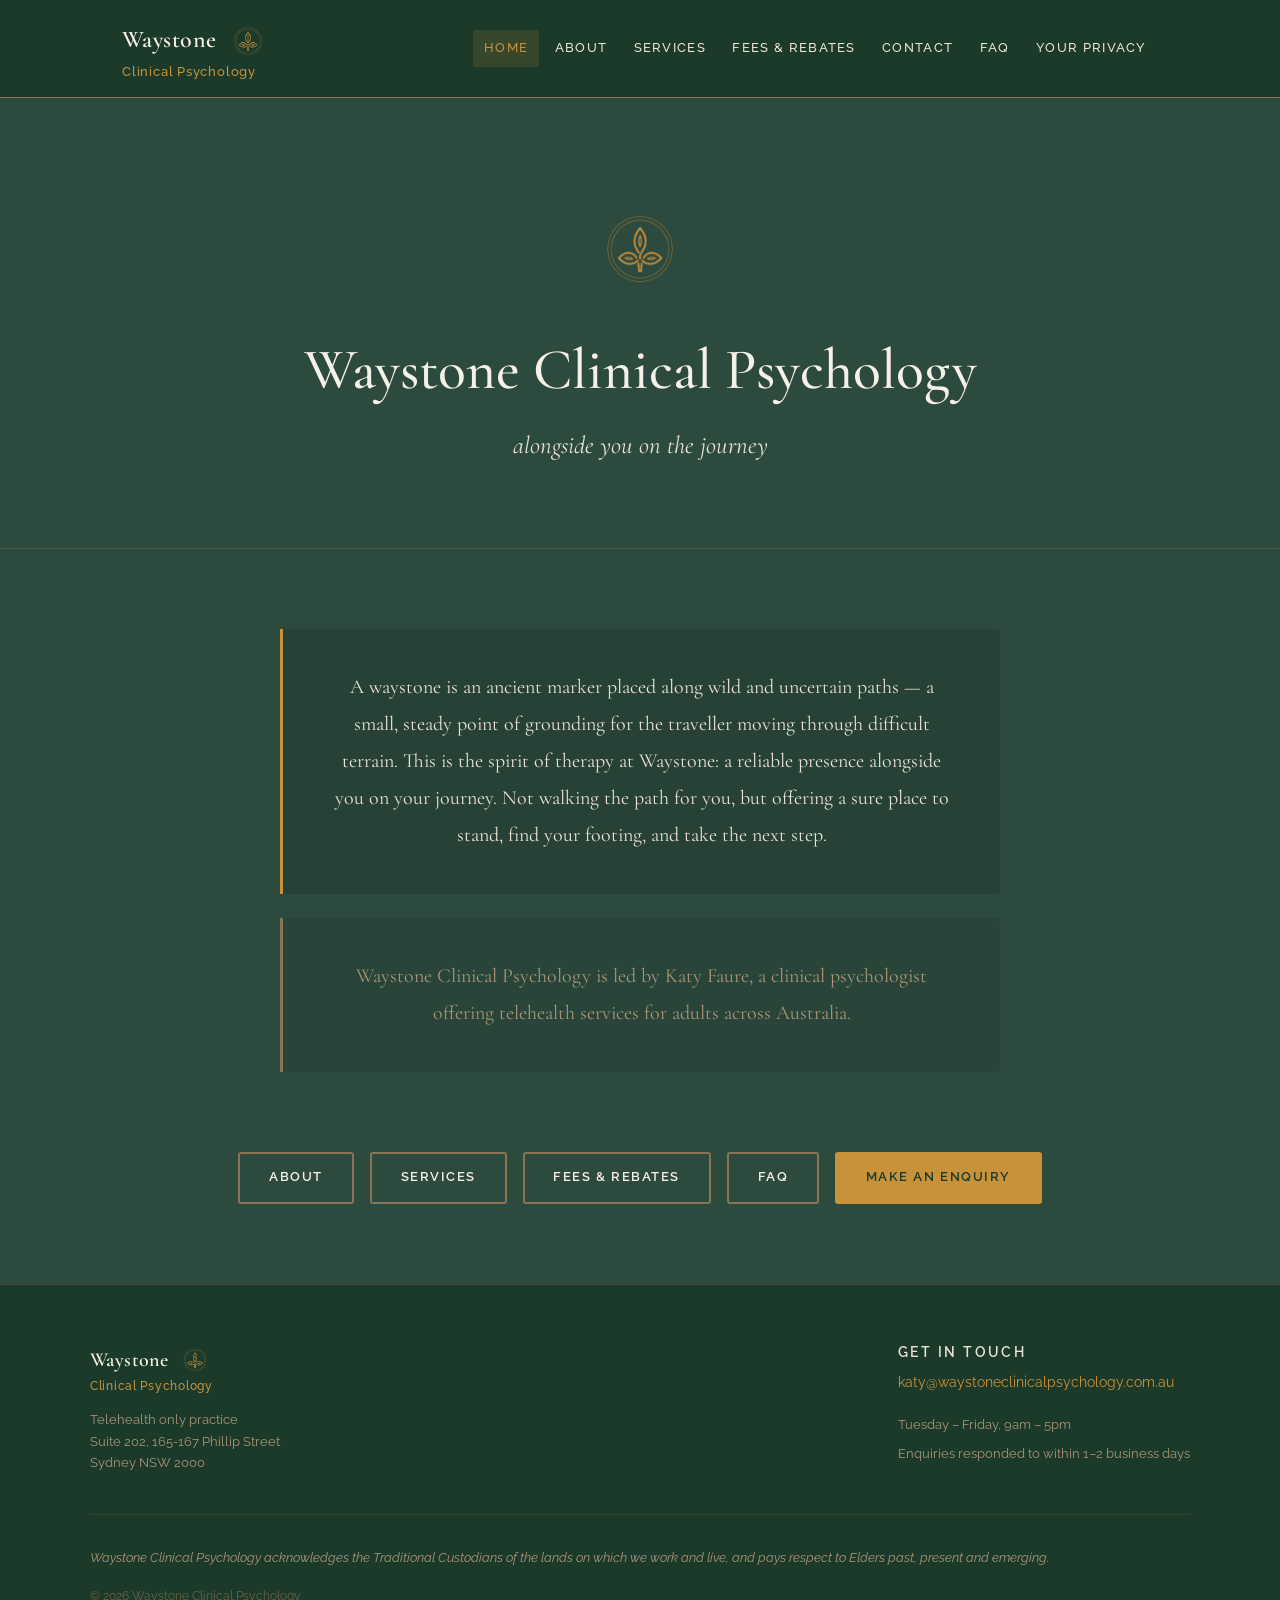
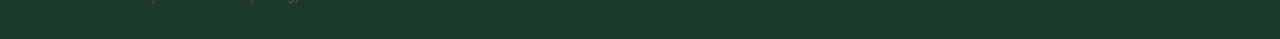
<file: index.html>
<!DOCTYPE html>
<html lang="en">
<head>
  <meta charset="UTF-8">
  <meta name="viewport" content="width=device-width, initial-scale=1.0">
  <meta name="description" content="Katy Faure is a clinical psychologist offering telehealth psychology services for adults across Australia through Waystone Clinical Psychology. Specialising in trauma, EMDR, Schema Therapy, identity, shame, relationships, anxiety, depression, and complex presentations.">
  <meta name="keywords" content="Katy Faure, clinical psychologist, Waystone Clinical Psychology, telehealth psychology Australia, online psychologist Australia, telehealth psychologist, trauma therapy, EMDR therapy, Schema Therapy, IFS therapy, ACT therapy, CBT, DBT, anxiety treatment, depression treatment, trauma treatment, complex trauma, PTSD, shame therapy, identity therapy, relationship therapy, gender affirming psychology, WPATH assessment, sexuality psychology, adult psychology, psychologist telehealth, psychology Medicare rebate, Better Access psychology">
  <title>Waystone Clinical Psychology — Home</title>
  <link rel="icon" type="image/x-icon" href="favicon.ico">
  <link rel="icon" type="image/png" href="waystone-logo.png">
  <link rel="apple-touch-icon" href="waystone-logo.png">
  <link rel="canonical" href="https://waystoneclinicalpsychology.com.au/">
  <link rel="stylesheet" href="style.css">
  <script type="application/ld+json">
  {
    "@context": "https://schema.org",
    "@type": "Person",
    "name": "Katy Faure",
    "jobTitle": "Clinical Psychologist",
    "worksFor": {
      "@type": "Organization",
      "name": "Waystone Clinical Psychology"
    },
    "url": "https://waystoneclinicalpsychology.com.au",
    "image": "https://waystoneclinicalpsychology.com.au/waystone_headshot_v3_circle.jpg"
  }
  </script>
  <link rel="preconnect" href="https://fonts.googleapis.com">
  <link rel="preconnect" href="https://fonts.gstatic.com" crossorigin>
  <link href="https://fonts.googleapis.com/css2?family=Cormorant+Garamond:ital,wght@0,300;0,400;0,500;0,600;1,300;1,400;1,500&family=Raleway:wght@300;400;500;600&display=swap" rel="stylesheet">
</head>
<body>

  <div id="site-header-placeholder"></div>

  <main>

    <!-- ── Hero ── -->
    <section class="hero">
      <div class="container">
        <img src="waystone-logo.png" alt="Waystone Clinical Psychology" class="hero__logo fade-in">
        <h1 class="hero__title fade-in fade-in--delay-1">Waystone Clinical Psychology</h1>
        <p class="hero__tagline fade-in fade-in--delay-2"><em>alongside you on the journey</em></p>
      </div>
    </section>

    <!-- ── Definition Block ── -->
    <section class="section text-center">
      <div class="container">

        <div class="definition-block fade-in">
          <p>A waystone is an ancient marker placed along wild and uncertain paths — a small, steady point of grounding for the traveller moving through difficult terrain. This is the spirit of therapy at Waystone: a reliable presence alongside you on your journey. Not walking the path for you, but offering a sure place to stand, find your footing, and take the next step.</p>
        </div>

        <div class="definition-block definition-block--sub fade-in fade-in--delay-1">
          <p>Waystone Clinical Psychology is led by Katy Faure, a clinical psychologist offering telehealth services for adults across Australia.</p>
        </div>

        <!-- Nav Buttons -->
        <div class="nav-buttons fade-in fade-in--delay-2">
          <a href="about.html"    class="btn btn--outline">About</a>
          <a href="services.html" class="btn btn--outline">Services</a>
          <a href="fees.html"     class="btn btn--outline">Fees &amp; Rebates</a>
          <a href="faq.html"      class="btn btn--outline">FAQ</a>
          <a href="contact.html"  class="btn btn--primary">Make an Enquiry</a>
        </div>

      </div>
    </section>

  </main>

  <div id="site-footer-placeholder"></div>

  <script src="nav.js"></script>
</body>
</html>
</file>
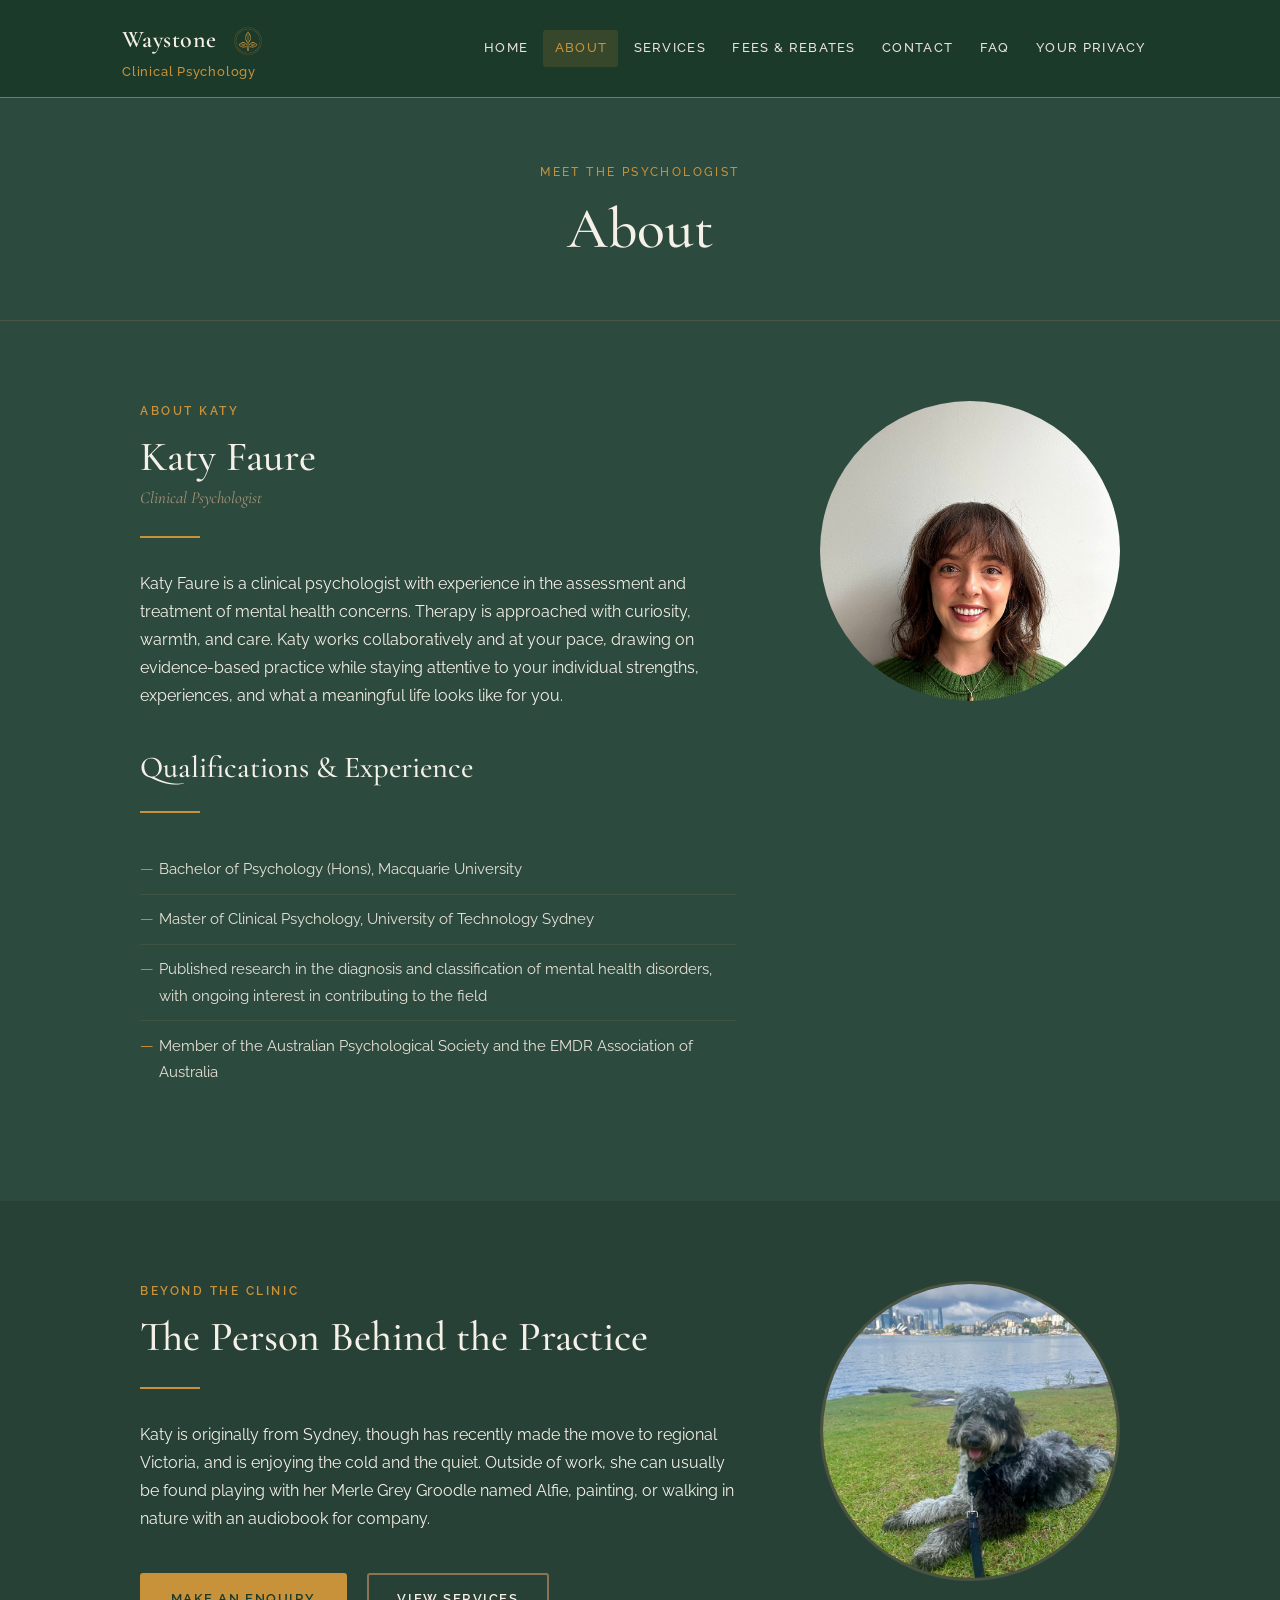
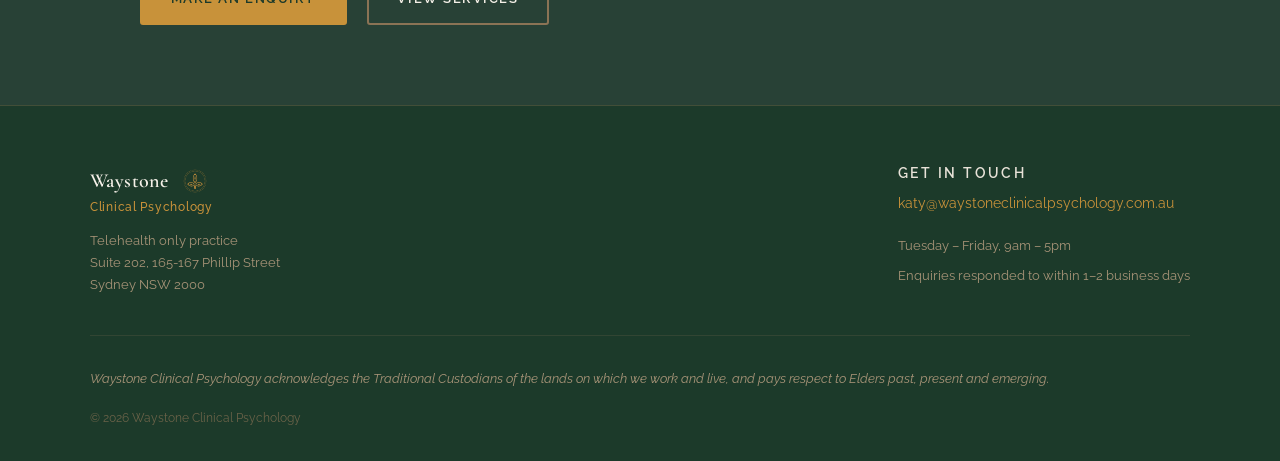
<file: about.html>
<!DOCTYPE html>
<html lang="en">
<head>
  <meta charset="UTF-8">
  <meta name="viewport" content="width=device-width, initial-scale=1.0">
  <meta name="description" content="Katy Faure is a clinical psychologist offering telehealth psychology services for adults across Australia through Waystone Clinical Psychology. Specialising in trauma, EMDR, Schema Therapy, identity, shame, relationships, anxiety, depression, and complex presentations.">
  <meta name="keywords" content="Katy Faure, clinical psychologist, Waystone Clinical Psychology, telehealth psychology Australia, online psychologist Australia, telehealth psychologist, trauma therapy, EMDR therapy, Schema Therapy, IFS therapy, ACT therapy, CBT, DBT, anxiety treatment, depression treatment, trauma treatment, complex trauma, PTSD, shame therapy, identity therapy, relationship therapy, gender affirming psychology, WPATH assessment, sexuality psychology, adult psychology, psychologist telehealth, psychology Medicare rebate, Better Access psychology">
  <title>About — Waystone Clinical Psychology</title>
  <link rel="icon" type="image/x-icon" href="favicon.ico">
  <link rel="icon" type="image/png" href="waystone-logo.png">
  <link rel="apple-touch-icon" href="waystone-logo.png">
  <link rel="canonical" href="https://waystoneclinicalpsychology.com.au/about.html">
  <link rel="stylesheet" href="style.css">
  <link rel="preconnect" href="https://fonts.googleapis.com">
  <link rel="preconnect" href="https://fonts.gstatic.com" crossorigin>
  <link href="https://fonts.googleapis.com/css2?family=Cormorant+Garamond:ital,wght@0,300;0,400;0,500;0,600;1,300;1,400;1,500&family=Raleway:wght@300;400;500;600&display=swap" rel="stylesheet">
</head>
<body>

  <div id="site-header-placeholder"></div>

  <main>

    <!-- ── Page Header ── -->
    <section class="page-header">
      <div class="container">
        <p class="page-header__label">Meet the psychologist</p>
        <h1>About</h1>
      </div>
    </section>

    <!-- ── Section 1: About Katy ── -->
    <section class="section">
      <div class="container">
        <div class="about-grid">

          <!-- Text -->
          <div>
            <p class="section__label">About Katy</p>
            <h2>Katy Faure</h2>
            <p style="font-family:'Cormorant Garamond',serif;font-size:1.05rem;font-style:italic;color:var(--stone-light);margin-bottom:1.5rem;">Clinical Psychologist</p>
            <div class="divider"></div>

            <p>Katy Faure is a clinical psychologist with experience in the assessment and treatment of mental health concerns. Therapy is approached with curiosity, warmth, and care. Katy works collaboratively and at your pace, drawing on evidence-based practice while staying attentive to your individual strengths, experiences, and what a meaningful life looks like for you.</p>

            <h3 style="margin-top:2.5rem;margin-bottom:0.5rem;">Qualifications &amp; Experience</h3>
            <div class="divider"></div>

            <ul class="qualifications-list">
              <li>Bachelor of Psychology (Hons), Macquarie University</li>
              <li>Master of Clinical Psychology, University of Technology Sydney</li>
              <li>Published research in the diagnosis and classification of mental health disorders, with ongoing interest in contributing to the field</li>
              <li>Member of the Australian Psychological Society and the EMDR Association of Australia</li>
            </ul>

          </div>

          <!-- Katy photo -->
          <div style="display:flex;align-items:center;justify-content:center;overflow:hidden;border-radius:50%;max-width:300px;width:100%;aspect-ratio:1/1;margin:0 auto;">
            <img src="waystone_headshot_v3_circle.jpg" alt="Katy Faure, Clinical Psychologist" class="photo-circle" style="object-fit:cover;object-position:center 25%;transform:scale(1.2);width:100%;height:100%;">
          </div>

        </div>
      </div>
    </section>

    <!-- ── Section 2: The Person ── -->
    <section class="section section--alt">
      <div class="container">
        <div class="about-grid" style="max-width:1000px;margin:0 auto;">

          <!-- Text -->
          <div>
            <p class="section__label">Beyond the clinic</p>
            <h2>The Person Behind the Practice</h2>
            <div class="divider"></div>

            <p>Katy is originally from Sydney, though has recently made the move to regional Victoria, and is enjoying the cold and the quiet. Outside of work, she can usually be found playing with her Merle Grey Groodle named Alfie, painting, or walking in nature with an audiobook for company.</p>

            <div style="margin-top:2.5rem;">
              <a href="contact.html" class="btn btn--primary">Make an Enquiry</a>
              <a href="services.html" class="btn btn--outline" style="margin-left:1rem;">View Services</a>
            </div>
          </div>

          <!-- Alfie photo -->
          <div style="display:flex;align-items:center;justify-content:center;">
            <img src="alfie.jpg" alt="Alfie, Katy's Merle Grey Groodle" class="photo-circle" style="object-position: center 60%;">
          </div>

        </div>
      </div>
    </section>

  </main>

  <div id="site-footer-placeholder"></div>

  <script src="nav.js"></script>
</body>
</html>
</file>
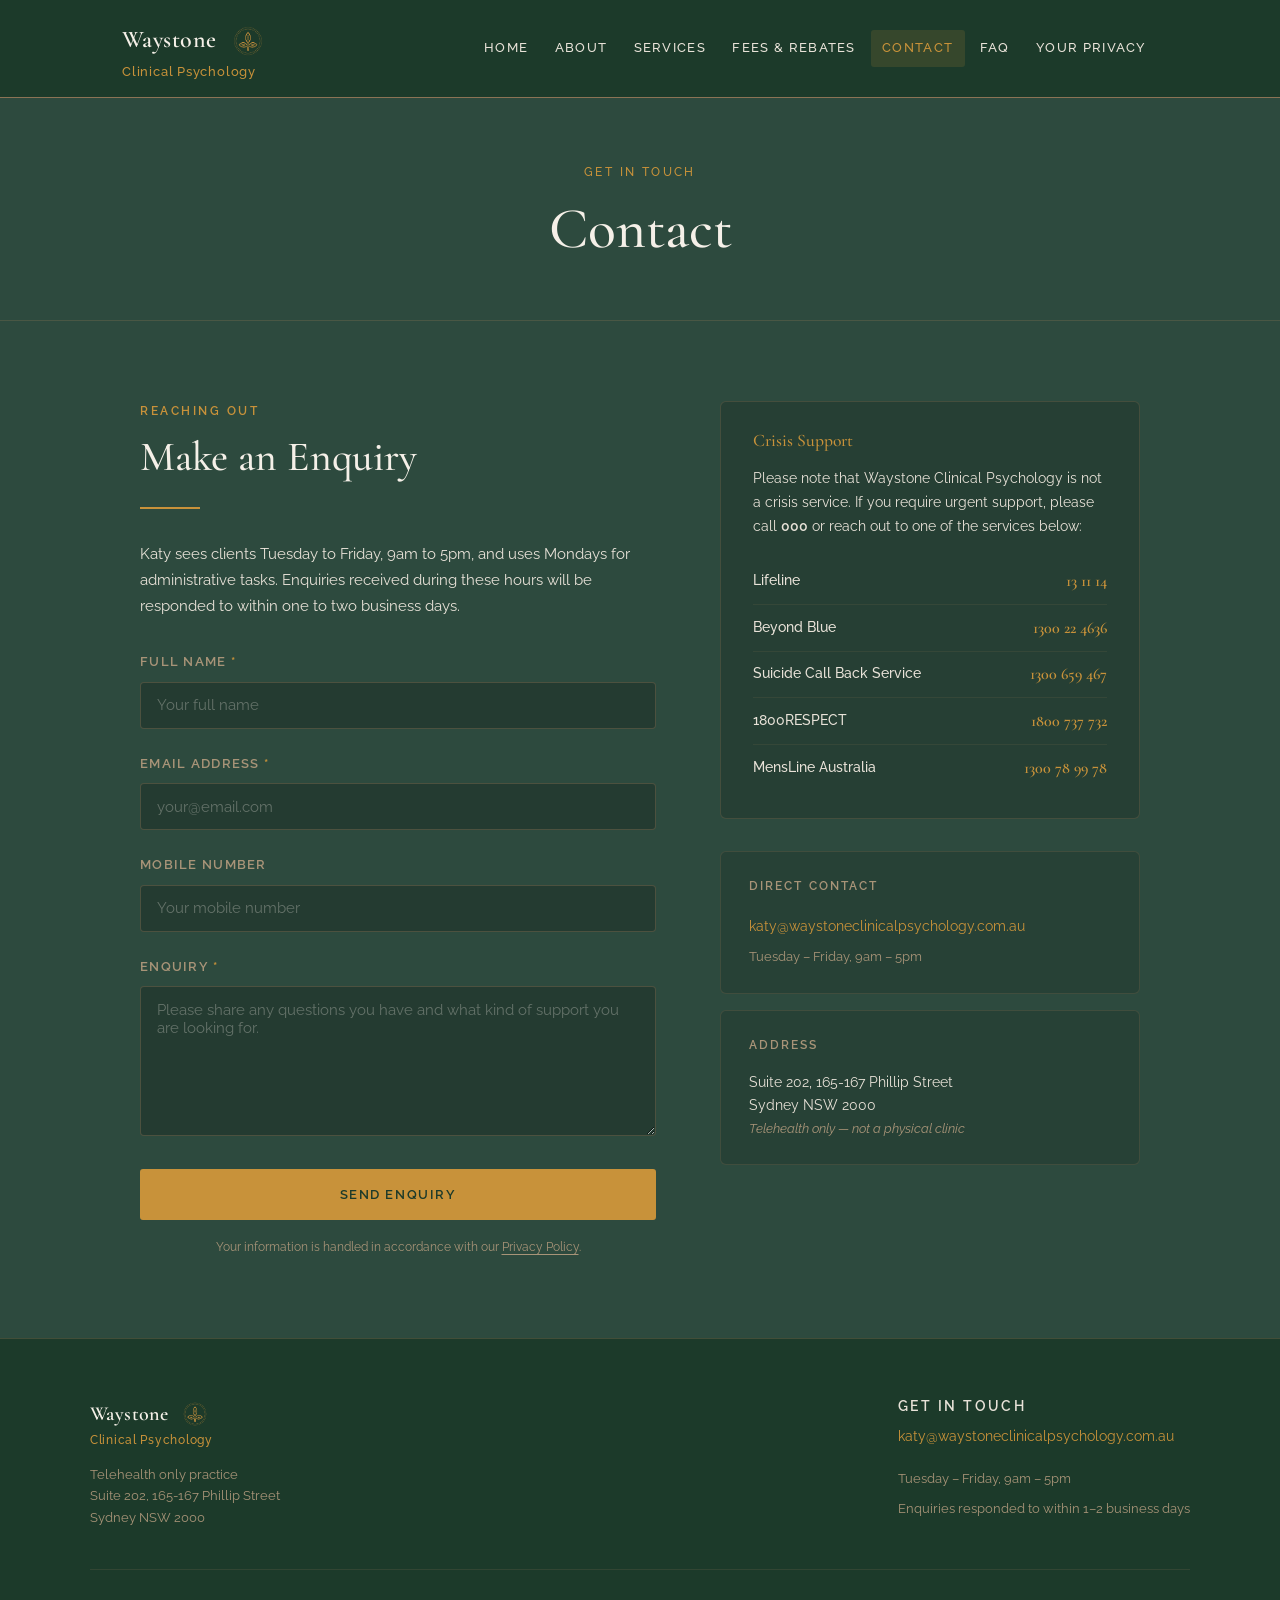
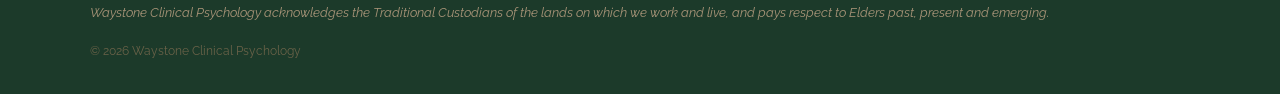
<file: contact.html>
<!DOCTYPE html>
<html lang="en">
<head>
  <meta charset="UTF-8">
  <meta name="viewport" content="width=device-width, initial-scale=1.0">
  <meta name="description" content="Katy Faure is a clinical psychologist offering telehealth psychology services for adults across Australia through Waystone Clinical Psychology. Specialising in trauma, EMDR, Schema Therapy, identity, shame, relationships, anxiety, depression, and complex presentations.">
  <meta name="keywords" content="Katy Faure, clinical psychologist, Waystone Clinical Psychology, telehealth psychology Australia, online psychologist Australia, telehealth psychologist, trauma therapy, EMDR therapy, Schema Therapy, IFS therapy, ACT therapy, CBT, DBT, anxiety treatment, depression treatment, trauma treatment, complex trauma, PTSD, shame therapy, identity therapy, relationship therapy, gender affirming psychology, WPATH assessment, sexuality psychology, adult psychology, psychologist telehealth, psychology Medicare rebate, Better Access psychology">
  <title>Contact — Waystone Clinical Psychology</title>
  <link rel="icon" type="image/x-icon" href="favicon.ico">
  <link rel="icon" type="image/png" href="waystone-logo.png">
  <link rel="apple-touch-icon" href="waystone-logo.png">
  <link rel="canonical" href="https://waystoneclinicalpsychology.com.au/contact.html">
  <link rel="stylesheet" href="style.css">
  <link rel="preconnect" href="https://fonts.googleapis.com">
  <link rel="preconnect" href="https://fonts.gstatic.com" crossorigin>
  <link href="https://fonts.googleapis.com/css2?family=Cormorant+Garamond:ital,wght@0,300;0,400;0,500;0,600;1,300;1,400;1,500&family=Raleway:wght@300;400;500;600&display=swap" rel="stylesheet">
</head>
<body>

  <div id="site-header-placeholder"></div>

  <main>

    <!-- ── Page Header ── -->
    <section class="page-header">
      <div class="container">
        <p class="page-header__label">Get in touch</p>
        <h1>Contact</h1>
      </div>
    </section>

    <!-- ── Contact Body ── -->
    <section class="section">
      <div class="container">
        <div class="contact-grid">

          <!-- Enquiry Form -->
          <div>
            <p class="section__label">Reaching out</p>
            <h2 style="margin-bottom:0.5rem;">Make an Enquiry</h2>
            <div class="divider"></div>

            <p style="font-size:0.93rem;color:var(--cream-dim);margin-bottom:2rem;">Katy sees clients Tuesday to Friday, 9am to 5pm, and uses Mondays for administrative tasks. Enquiries received during these hours will be responded to within one to two business days.</p>

            <!--
              FORM ACTION: Replace with Formspree endpoint for katy@waystoneclinicalpsychology.com.au
              e.g. action="https://formspree.io/f/YOUR_FORM_ID"
            -->
            <form
              action="https://formspree.io/f/mnjlaqol"
              method="POST"
              novalidate
              id="enquiry-form"
            >
              <div class="form-group">
                <label for="name">Full Name <span style="color:var(--ochre)">*</span></label>
                <input
                  type="text"
                  id="name"
                  name="name"
                  placeholder="Your full name"
                  required
                  autocomplete="name"
                >
              </div>

              <div class="form-group">
                <label for="email">Email Address <span style="color:var(--ochre)">*</span></label>
                <input
                  type="email"
                  id="email"
                  name="email"
                  placeholder="your@email.com"
                  required
                  autocomplete="email"
                >
              </div>

              <div class="form-group">
                <label for="mobile">Mobile Number</label>
                <input
                  type="tel"
                  id="mobile"
                  name="mobile"
                  placeholder="Your mobile number"
                  autocomplete="tel"
                >
              </div>

              <div class="form-group">
                <label for="enquiry">Enquiry <span style="color:var(--ochre)">*</span></label>
                <textarea
                  id="enquiry"
                  name="enquiry"
                  placeholder="Please share any questions you have and what kind of support you are looking for."
                  required
                ></textarea>
              </div>

              <!-- Honeypot for spam prevention -->
              <input type="text" name="_gotcha" style="display:none" tabindex="-1" autocomplete="off">
              <input type="hidden" name="_subject" value="New enquiry — Waystone Clinical Psychology">
              <input type="hidden" name="_replyto" value="{{email}}">

              <button type="submit" class="btn btn--primary" style="width:100%;justify-content:center;padding:1rem;">Send Enquiry</button>

              <p style="font-size:0.78rem;color:var(--stone-light);margin-top:1rem;text-align:center;">Your information is handled in accordance with our <a href="privacy.html" style="color:var(--stone-light);text-decoration:underline;text-underline-offset:3px;">Privacy Policy</a>.</p>

            </form>
          </div>

          <!-- Sidebar: Crisis Resources -->
          <div>
            <div class="crisis-box">
              <h3>Crisis Support</h3>
              <p style="font-size:0.85rem;color:var(--cream-dim);margin-bottom:1.25rem;">Please note that Waystone Clinical Psychology is not a crisis service. If you require urgent support, please call <strong>000</strong> or reach out to one of the services below:</p>
              <ul class="crisis-list">
                <li>
                  <span class="service-name">Lifeline</span>
                  <span class="service-number"><a href="tel:131114" style="color:inherit;">13 11 14</a></span>
                </li>
                <li>
                  <span class="service-name">Beyond Blue</span>
                  <span class="service-number"><a href="tel:1300224636" style="color:inherit;">1300 22 4636</a></span>
                </li>
                <li>
                  <span class="service-name">Suicide Call Back Service</span>
                  <span class="service-number"><a href="tel:1300659467" style="color:inherit;">1300 659 467</a></span>
                </li>
                <li>
                  <span class="service-name">1800RESPECT</span>
                  <span class="service-number"><a href="tel:1800737732" style="color:inherit;">1800 737 732</a></span>
                </li>
                <li>
                  <span class="service-name">MensLine Australia</span>
                  <span class="service-number"><a href="tel:1300789978" style="color:inherit;">1300 78 99 78</a></span>
                </li>
              </ul>
            </div>

            <!-- Contact details -->
            <div style="margin-top:2rem;padding:1.5rem 1.75rem;background:rgba(0,0,0,0.12);border-radius:6px;border:1px solid rgba(139,115,85,0.25);">
              <p class="footer-heading">Direct Contact</p>
              <p style="font-size:0.9rem;margin-bottom:0.5rem;">
                <a href="mailto:katy@waystoneclinicalpsychology.com.au" style="color:var(--ochre);word-break:break-word;">katy@waystoneclinicalpsychology.com.au</a>
              </p>
              <p style="font-size:0.82rem;color:var(--stone-light);margin:0;">Tuesday – Friday, 9am – 5pm</p>
            </div>

            <!-- Address -->
            <div style="margin-top:1rem;padding:1.5rem 1.75rem;background:rgba(0,0,0,0.12);border-radius:6px;border:1px solid rgba(139,115,85,0.25);">
              <p class="footer-heading">Address</p>
              <address style="font-style:normal;font-size:0.85rem;color:var(--cream-dim);line-height:1.7;">
                Suite 202, 165-167 Phillip Street<br>
                Sydney NSW 2000<br>
                <em style="color:var(--stone-light);font-size:0.82rem;">Telehealth only — not a physical clinic</em>
              </address>
            </div>

          </div>

        </div>
      </div>
    </section>

  </main>

  <div id="site-footer-placeholder"></div>

  <script src="nav.js"></script>
  <script>
    /* Simple client-side form validation feedback */
    const form = document.getElementById('enquiry-form');
    if (form) {
      form.addEventListener('submit', function (e) {
        const inputs = form.querySelectorAll('[required]');
        let valid = true;
        inputs.forEach(input => {
          if (!input.value.trim()) {
            input.style.borderColor = 'var(--ochre)';
            valid = false;
          } else {
            input.style.borderColor = '';
          }
        });
        if (!valid) {
          e.preventDefault();
          const first = form.querySelector('[required]:invalid, [required][style*="var(--ochre)"]');
          if (first) first.focus();
        }
      });
    }
  </script>
</body>
</html>
</file>
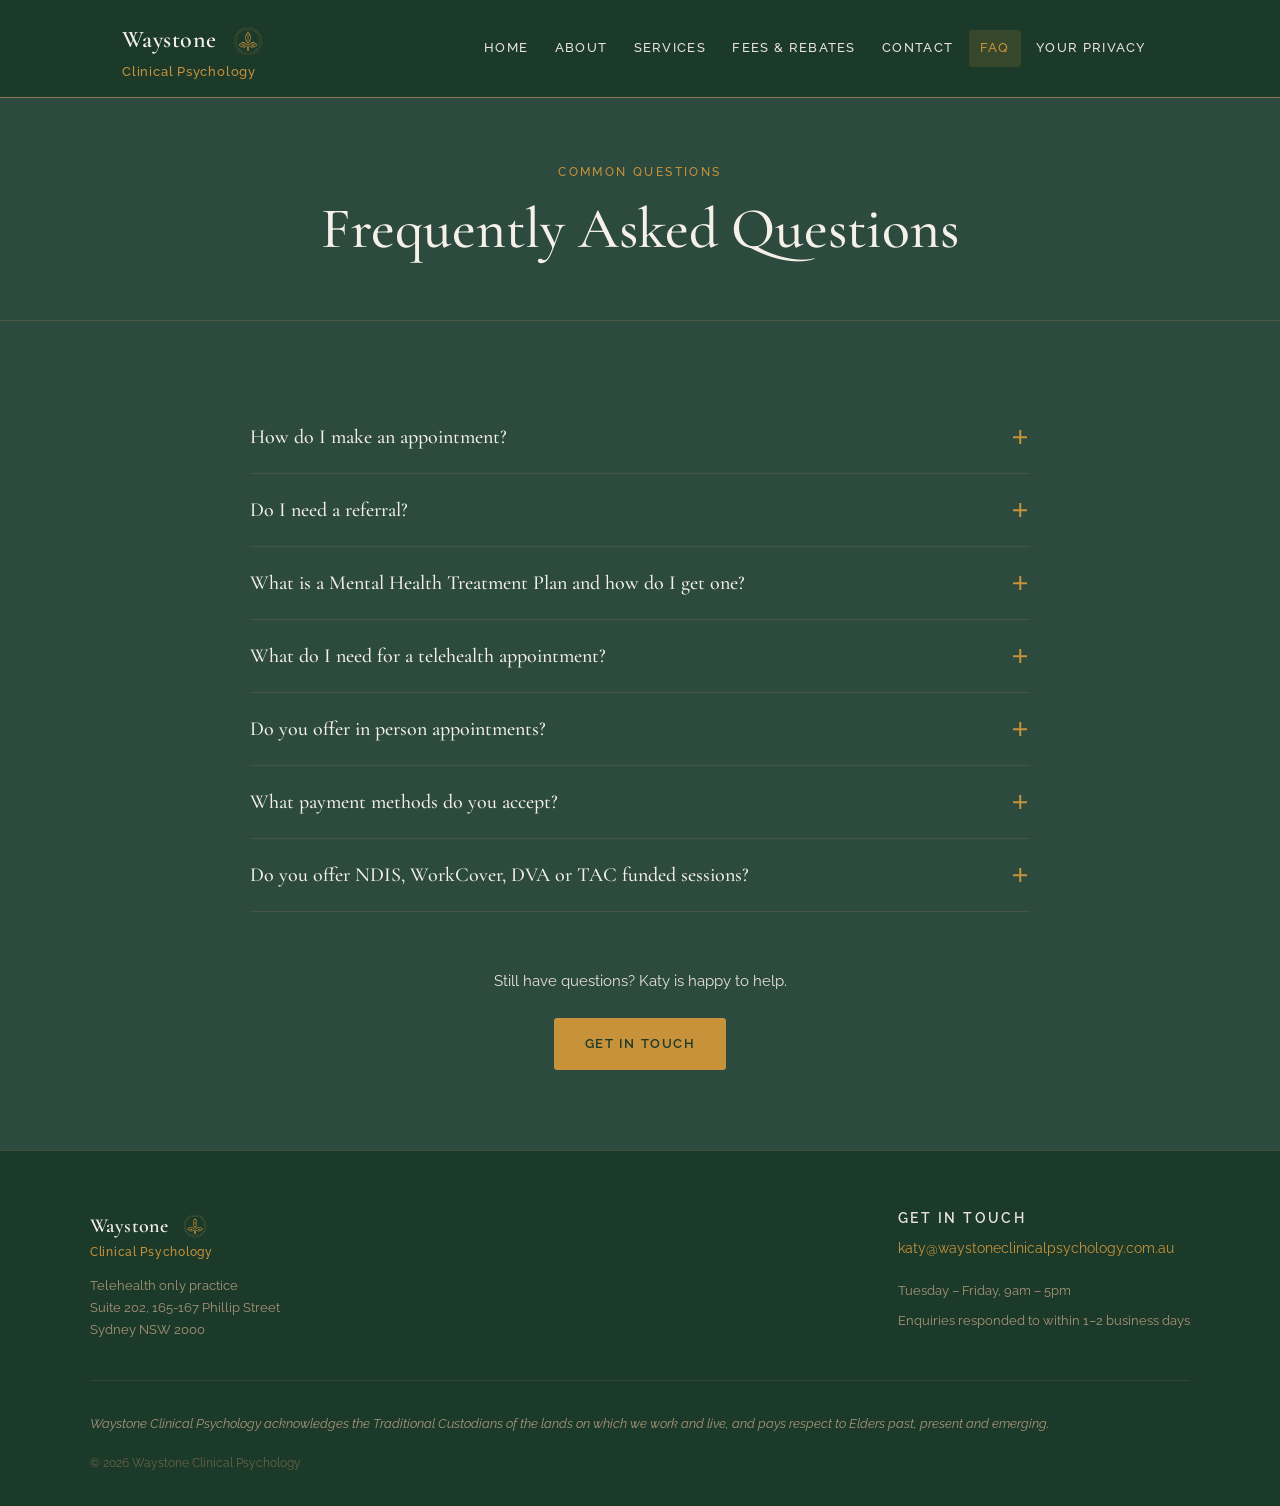
<file: faq.html>
<!DOCTYPE html>
<html lang="en">
<head>
  <meta charset="UTF-8">
  <meta name="viewport" content="width=device-width, initial-scale=1.0">
  <meta name="description" content="Katy Faure is a clinical psychologist offering telehealth psychology services for adults across Australia through Waystone Clinical Psychology. Specialising in trauma, EMDR, Schema Therapy, identity, shame, relationships, anxiety, depression, and complex presentations.">
  <meta name="keywords" content="Katy Faure, clinical psychologist, Waystone Clinical Psychology, telehealth psychology Australia, online psychologist Australia, telehealth psychologist, trauma therapy, EMDR therapy, Schema Therapy, IFS therapy, ACT therapy, CBT, DBT, anxiety treatment, depression treatment, trauma treatment, complex trauma, PTSD, shame therapy, identity therapy, relationship therapy, gender affirming psychology, WPATH assessment, sexuality psychology, adult psychology, psychologist telehealth, psychology Medicare rebate, Better Access psychology">
  <title>FAQ — Waystone Clinical Psychology</title>
  <link rel="icon" type="image/x-icon" href="favicon.ico">
  <link rel="icon" type="image/png" href="waystone-logo.png">
  <link rel="apple-touch-icon" href="waystone-logo.png">
  <link rel="canonical" href="https://waystoneclinicalpsychology.com.au/faq.html">
  <link rel="stylesheet" href="style.css">
  <link rel="preconnect" href="https://fonts.googleapis.com">
  <link rel="preconnect" href="https://fonts.gstatic.com" crossorigin>
  <link href="https://fonts.googleapis.com/css2?family=Cormorant+Garamond:ital,wght@0,300;0,400;0,500;0,600;1,300;1,400;1,500&family=Raleway:wght@300;400;500;600&display=swap" rel="stylesheet">
</head>
<body>

  <div id="site-header-placeholder"></div>

  <main>

    <!-- ── Page Header ── -->
    <section class="page-header">
      <div class="container">
        <p class="page-header__label">Common questions</p>
        <h1>Frequently Asked Questions</h1>
      </div>
    </section>

    <!-- ── FAQ Accordion ── -->
    <section class="section">
      <div class="container">
        <div class="faq-list">

          <div class="faq-item">
            <button class="faq-question" aria-expanded="false" aria-controls="faq-1">
              How do I make an appointment?
              <span class="faq-icon" aria-hidden="true"></span>
            </button>
            <div class="faq-answer" id="faq-1" role="region">
              <p>To enquire about an appointment, please complete the contact form on this website. Katy will be in touch to discuss your needs, answer any questions, and help you get started.</p>
            </div>
          </div>

          <div class="faq-item">
            <button class="faq-question" aria-expanded="false" aria-controls="faq-2">
              Do I need a referral?
              <span class="faq-icon" aria-hidden="true"></span>
            </button>
            <div class="faq-answer" id="faq-2" role="region">
              <p>No — you are welcome to self-refer at any time. However, a Mental Health Treatment Plan from your GP is required to access Medicare rebates.</p>
            </div>
          </div>

          <div class="faq-item">
            <button class="faq-question" aria-expanded="false" aria-controls="faq-3">
              What is a Mental Health Treatment Plan and how do I get one?
              <span class="faq-icon" aria-hidden="true"></span>
            </button>
            <div class="faq-answer" id="faq-3" role="region">
              <p>A Mental Health Treatment Plan (MHTP) is a document prepared by your GP that recommends psychological treatment. It entitles eligible clients to a rebate on up to 10 individual psychology sessions per calendar year. Book a longer appointment with your GP, let them know you would like a referral to see a psychologist, and they will prepare the plan if appropriate.</p>
            </div>
          </div>

          <div class="faq-item">
            <button class="faq-question" aria-expanded="false" aria-controls="faq-4">
              What do I need for a telehealth appointment?
              <span class="faq-icon" aria-hidden="true"></span>
            </button>
            <div class="faq-answer" id="faq-4" role="region">
              <p>You will need a stable internet connection, a private and quiet space, and a device with a camera and microphone. A headset is optional but helpful.</p>
            </div>
          </div>

          <div class="faq-item">
            <button class="faq-question" aria-expanded="false" aria-controls="faq-5">
              Do you offer in person appointments?
              <span class="faq-icon" aria-hidden="true"></span>
            </button>
            <div class="faq-answer" id="faq-5" role="region">
              <p>Waystone Clinical Psychology is currently a telehealth only practice. In person appointments are not available at this time.</p>
            </div>
          </div>

          <div class="faq-item">
            <button class="faq-question" aria-expanded="false" aria-controls="faq-9">
              What payment methods do you accept?
              <span class="faq-icon" aria-hidden="true"></span>
            </button>
            <div class="faq-answer" id="faq-9" role="region">
              <p>Sessions can be paid by credit card or bank transfer. Payment is required at the time of your appointment.</p>
            </div>
          </div>

          <div class="faq-item">
            <button class="faq-question" aria-expanded="false" aria-controls="faq-10">
              Do you offer NDIS, WorkCover, DVA or TAC funded sessions?
              <span class="faq-icon" aria-hidden="true"></span>
            </button>
            <div class="faq-answer" id="faq-10" role="region">
              <p>Waystone Clinical Psychology is not currently registered to provide services under NDIS, WorkCover, DVA, or TAC funding.</p>
            </div>
          </div>

        </div><!-- /.faq-list -->

        <div style="text-align:center;margin-top:3.5rem;">
          <p style="color:var(--cream-dim);font-size:0.93rem;margin-bottom:1.5rem;">Still have questions? Katy is happy to help.</p>
          <a href="contact.html" class="btn btn--primary">Get in Touch</a>
        </div>

      </div>
    </section>

  </main>

  <div id="site-footer-placeholder"></div>

  <script src="nav.js"></script>
  <script>
    /* FAQ accordion */
    document.querySelectorAll('.faq-question').forEach(function (btn) {
      btn.addEventListener('click', function () {
        const expanded = this.getAttribute('aria-expanded') === 'true';
        const answerId = this.getAttribute('aria-controls');
        const answer   = document.getElementById(answerId);

        /* Collapse all */
        document.querySelectorAll('.faq-question').forEach(function (b) {
          b.setAttribute('aria-expanded', 'false');
        });
        document.querySelectorAll('.faq-answer').forEach(function (a) {
          a.classList.remove('is-open');
        });

        /* If it wasn't open, open it */
        if (!expanded) {
          this.setAttribute('aria-expanded', 'true');
          answer.classList.add('is-open');
        }
      });
    });
  </script>
</body>
</html>
</file>
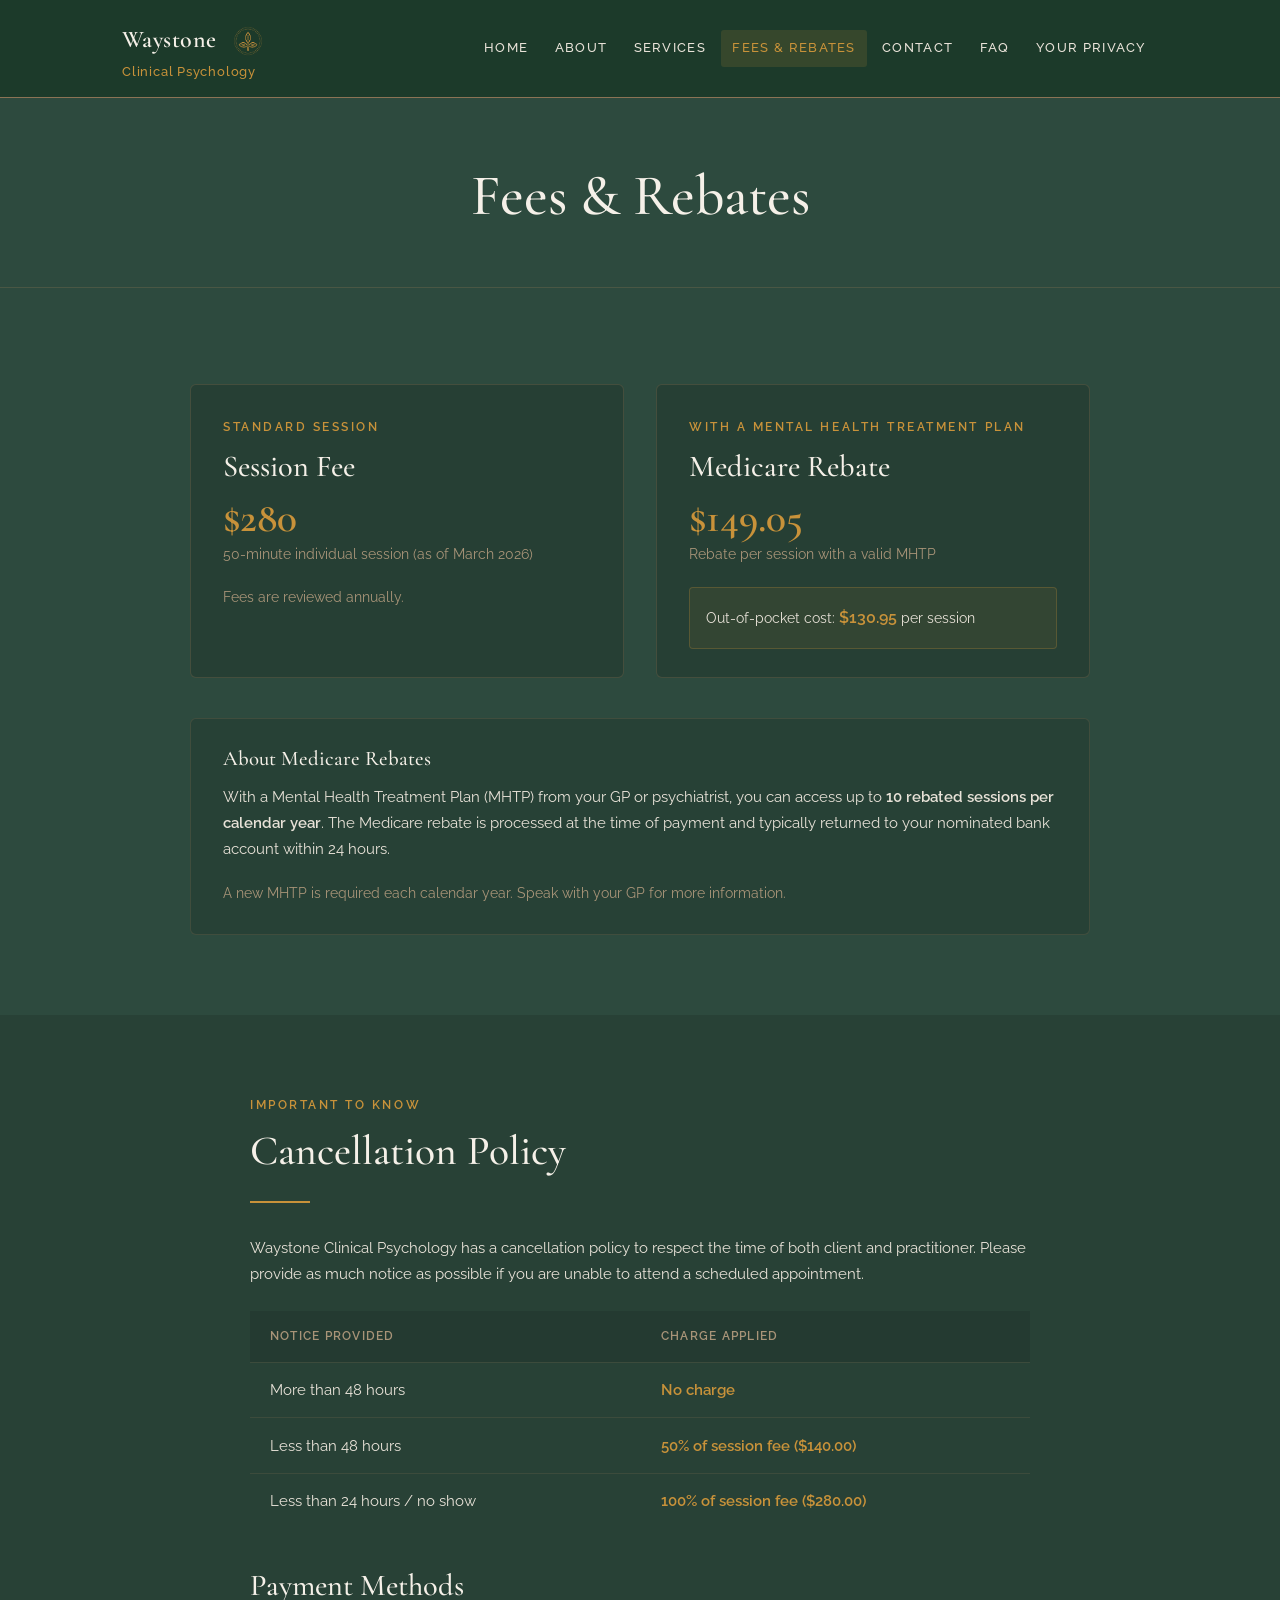
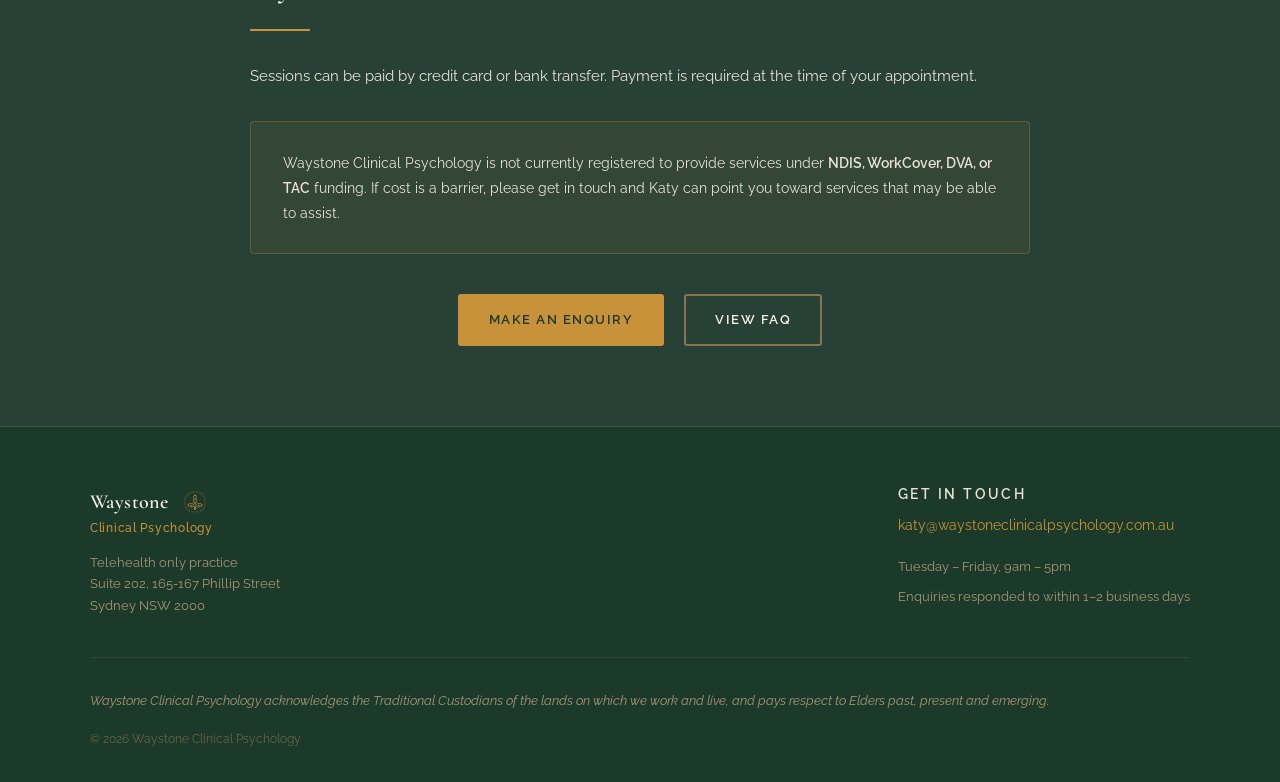
<file: fees.html>
<!DOCTYPE html>
<html lang="en">
<head>
  <meta charset="UTF-8">
  <meta name="viewport" content="width=device-width, initial-scale=1.0">
  <meta name="description" content="Katy Faure is a clinical psychologist offering telehealth psychology services for adults across Australia through Waystone Clinical Psychology. Specialising in trauma, EMDR, Schema Therapy, identity, shame, relationships, anxiety, depression, and complex presentations.">
  <meta name="keywords" content="Katy Faure, clinical psychologist, Waystone Clinical Psychology, telehealth psychology Australia, online psychologist Australia, telehealth psychologist, trauma therapy, EMDR therapy, Schema Therapy, IFS therapy, ACT therapy, CBT, DBT, anxiety treatment, depression treatment, trauma treatment, complex trauma, PTSD, shame therapy, identity therapy, relationship therapy, gender affirming psychology, WPATH assessment, sexuality psychology, adult psychology, psychologist telehealth, psychology Medicare rebate, Better Access psychology">
  <title>Fees &amp; Rebates — Waystone Clinical Psychology</title>
  <link rel="icon" type="image/x-icon" href="favicon.ico">
  <link rel="icon" type="image/png" href="waystone-logo.png">
  <link rel="apple-touch-icon" href="waystone-logo.png">
  <link rel="canonical" href="https://waystoneclinicalpsychology.com.au/fees.html">
  <link rel="stylesheet" href="style.css">
  <link rel="preconnect" href="https://fonts.googleapis.com">
  <link rel="preconnect" href="https://fonts.gstatic.com" crossorigin>
  <link href="https://fonts.googleapis.com/css2?family=Cormorant+Garamond:ital,wght@0,300;0,400;0,500;0,600;1,300;1,400;1,500&family=Raleway:wght@300;400;500;600&display=swap" rel="stylesheet">
</head>
<body>

  <div id="site-header-placeholder"></div>

  <main>

    <!-- ── Page Header ── -->
    <section class="page-header">
      <div class="container">
        <h1>Fees &amp; Rebates</h1>
      </div>
    </section>

    <!-- ── Session Fees + Medicare Rebates ── -->
    <section class="section">
      <div class="container">
        <div style="max-width:900px;margin:0 auto;">

          <div class="fees-grid">

            <!-- Session Fee -->
            <div class="fee-card">
              <p class="section__label">Standard session</p>
              <h3>Session Fee</h3>
              <div class="fee-amount">$280</div>
              <p class="fee-detail">50-minute individual session (as of March 2026)</p>
              <p style="font-size:0.85rem;color:var(--stone-light);margin-top:1rem;">Fees are reviewed annually.</p>
            </div>

            <!-- Medicare Rebate -->
            <div class="fee-card">
              <p class="section__label">With a Mental Health Treatment Plan</p>
              <h3>Medicare Rebate</h3>
              <div class="fee-amount">$149.05</div>
              <p class="fee-detail">Rebate per session with a valid MHTP</p>
              <div style="margin-top:1.25rem;padding:1rem;background:rgba(200,146,58,0.08);border-radius:4px;border:1px solid rgba(200,146,58,0.25);">
                <p style="font-size:0.85rem;margin:0;color:var(--cream-dim);">Out-of-pocket cost: <strong style="color:var(--ochre);font-size:1rem;">$130.95</strong> per session</p>
              </div>
            </div>

          </div>

          <!-- Medicare info box -->
          <div style="margin-top:2.5rem;padding:1.75rem 2rem;background:rgba(0,0,0,0.12);border-radius:6px;border:1px solid rgba(139,115,85,0.25);">
            <h3 style="margin-bottom:0.75rem;font-size:1.3rem;">About Medicare Rebates</h3>
            <p style="font-size:0.93rem;color:var(--cream-dim);">With a Mental Health Treatment Plan (MHTP) from your GP or psychiatrist, you can access up to <strong>10 rebated sessions per calendar year</strong>. The Medicare rebate is processed at the time of payment and typically returned to your nominated bank account within 24 hours.</p>
            <p style="font-size:0.88rem;color:var(--stone-light);margin-top:0.75rem;margin-bottom:0;">A new MHTP is required each calendar year. Speak with your GP for more information.</p>
          </div>

        </div>
      </div>
    </section>

    <!-- ── Cancellation Policy ── -->
    <section class="section section--alt">
      <div class="container">
        <div style="max-width:780px;margin:0 auto;">
          <p class="section__label">Important to know</p>
          <h2>Cancellation Policy</h2>
          <div class="divider"></div>

          <p style="font-size:0.93rem;color:var(--cream-dim);">Waystone Clinical Psychology has a cancellation policy to respect the time of both client and practitioner. Please provide as much notice as possible if you are unable to attend a scheduled appointment.</p>

          <table class="cancellation-table" aria-label="Cancellation fees by notice period">
            <thead>
              <tr>
                <th scope="col">Notice provided</th>
                <th scope="col">Charge applied</th>
              </tr>
            </thead>
            <tbody>
              <tr>
                <td>More than 48 hours</td>
                <td>No charge</td>
              </tr>
              <tr>
                <td>Less than 48 hours</td>
                <td>50% of session fee ($140.00)</td>
              </tr>
              <tr>
                <td>Less than 24 hours / no show</td>
                <td>100% of session fee ($280.00)</td>
              </tr>
            </tbody>
          </table>

          <!-- Payment Methods -->
          <h3 style="margin-top:2.5rem;margin-bottom:0.5rem;">Payment Methods</h3>
          <div class="divider"></div>
          <p style="font-size:0.93rem;color:var(--cream-dim);">Sessions can be paid by credit card or bank transfer. Payment is required at the time of your appointment.</p>

          <!-- Funding note -->
          <div class="callout-box" style="margin-top:2rem;">
            <p style="font-size:0.9rem;margin:0;color:var(--cream-dim);">Waystone Clinical Psychology is not currently registered to provide services under <strong>NDIS, WorkCover, DVA, or TAC</strong> funding. If cost is a barrier, please get in touch and Katy can point you toward services that may be able to assist.</p>
          </div>

          <div style="margin-top:2.5rem;text-align:center;">
            <a href="contact.html" class="btn btn--primary">Make an Enquiry</a>
            <a href="faq.html"     class="btn btn--outline" style="margin-left:1rem;">View FAQ</a>
          </div>

        </div>
      </div>
    </section>

  </main>

  <div id="site-footer-placeholder"></div>

  <script src="nav.js"></script>
</body>
</html>
</file>
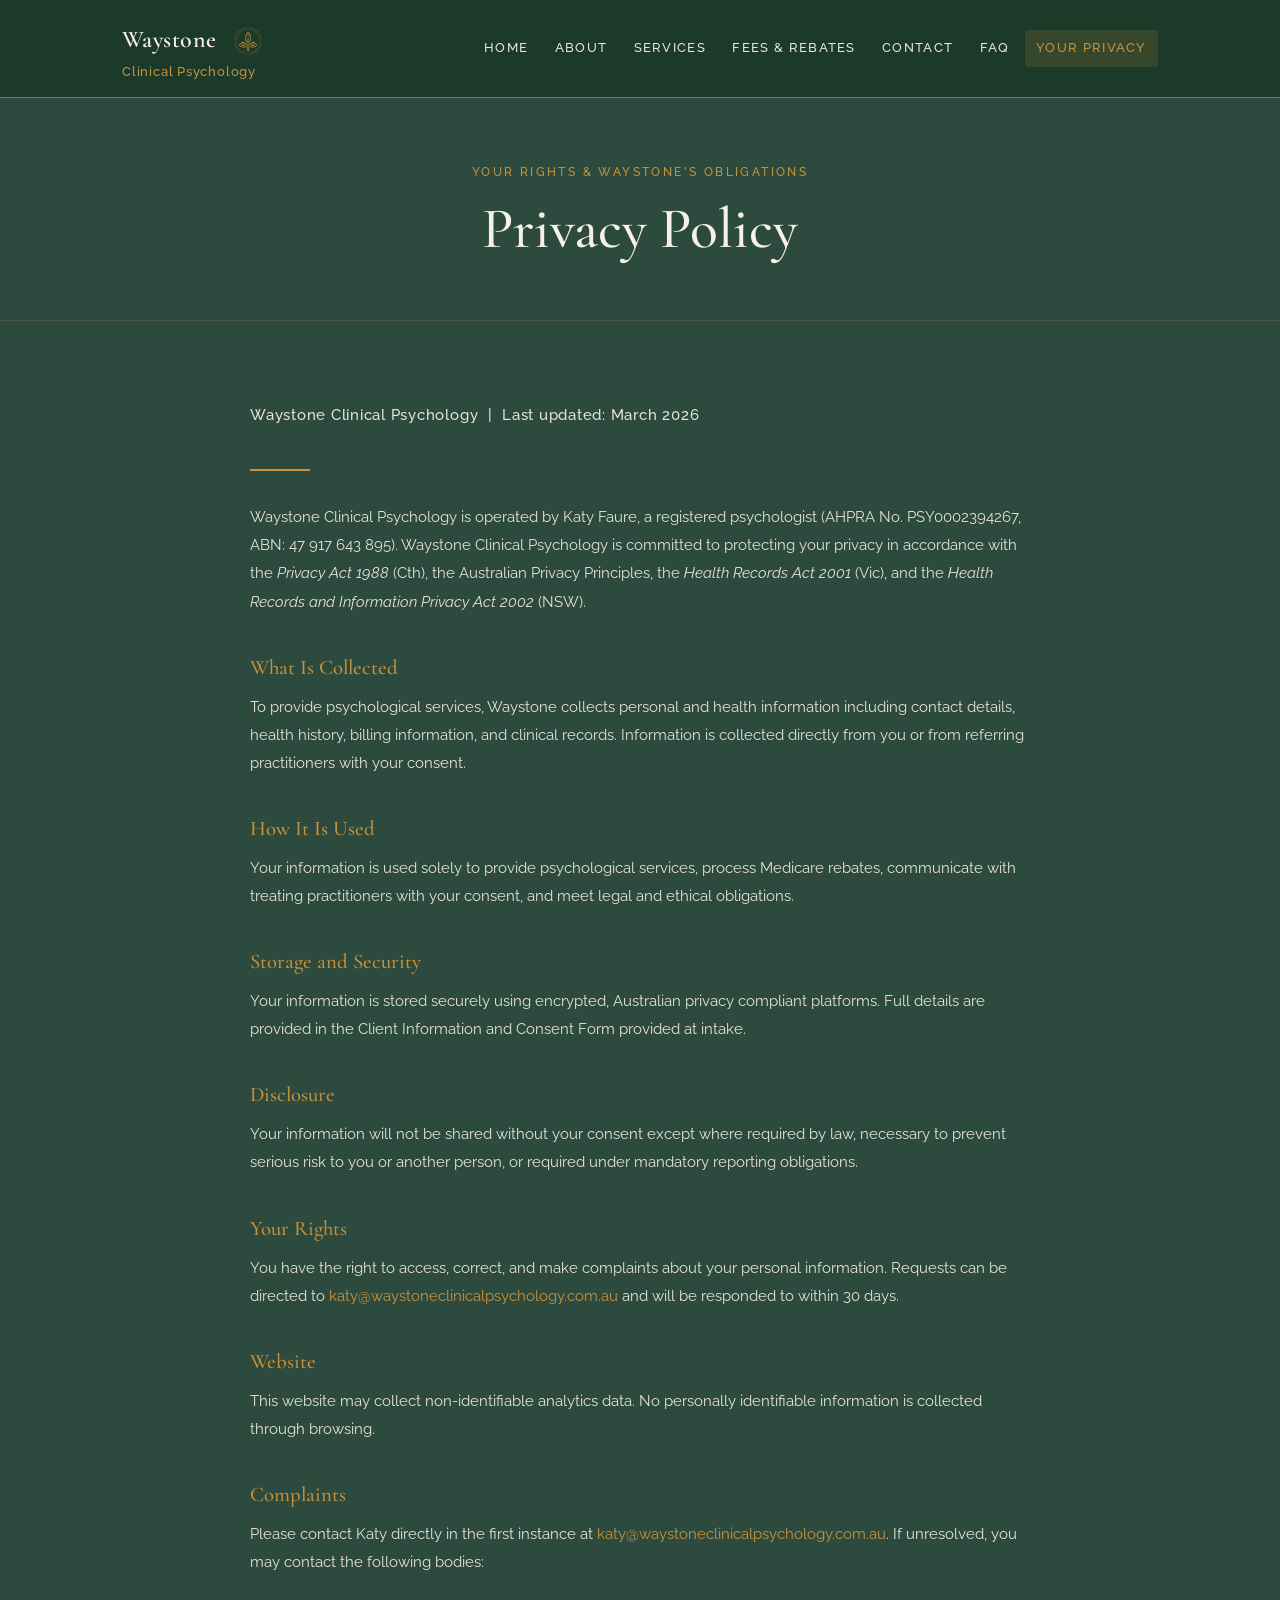
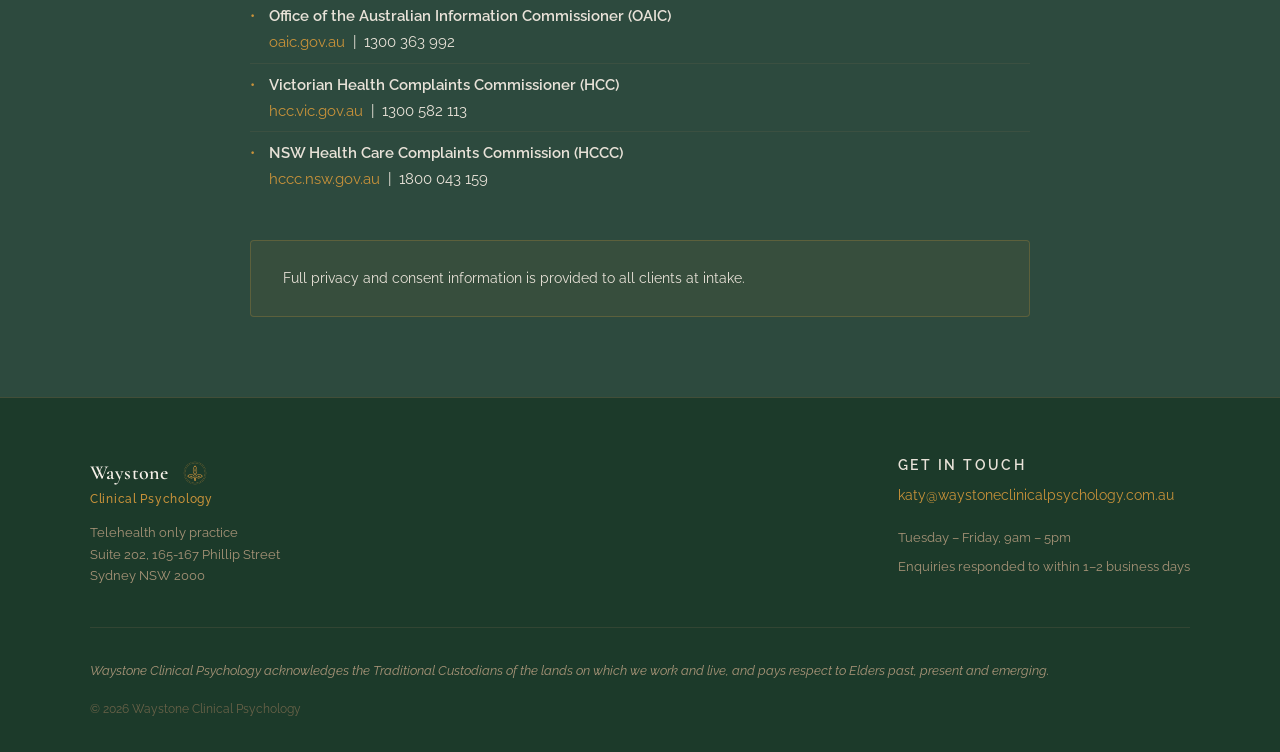
<file: privacy.html>
<!DOCTYPE html>
<html lang="en">
<head>
  <meta charset="UTF-8">
  <meta name="viewport" content="width=device-width, initial-scale=1.0">
  <meta name="description" content="Katy Faure is a clinical psychologist offering telehealth psychology services for adults across Australia through Waystone Clinical Psychology. Specialising in trauma, EMDR, Schema Therapy, identity, shame, relationships, anxiety, depression, and complex presentations.">
  <meta name="keywords" content="Katy Faure, clinical psychologist, Waystone Clinical Psychology, telehealth psychology Australia, online psychologist Australia, telehealth psychologist, trauma therapy, EMDR therapy, Schema Therapy, IFS therapy, ACT therapy, CBT, DBT, anxiety treatment, depression treatment, trauma treatment, complex trauma, PTSD, shame therapy, identity therapy, relationship therapy, gender affirming psychology, WPATH assessment, sexuality psychology, adult psychology, psychologist telehealth, psychology Medicare rebate, Better Access psychology">
  <title>Your Privacy — Waystone Clinical Psychology</title>
  <link rel="icon" type="image/x-icon" href="favicon.ico">
  <link rel="icon" type="image/png" href="waystone-logo.png">
  <link rel="apple-touch-icon" href="waystone-logo.png">
  <link rel="canonical" href="https://waystoneclinicalpsychology.com.au/privacy.html">
  <link rel="stylesheet" href="style.css">
  <link rel="preconnect" href="https://fonts.googleapis.com">
  <link rel="preconnect" href="https://fonts.gstatic.com" crossorigin>
  <link href="https://fonts.googleapis.com/css2?family=Cormorant+Garamond:ital,wght@0,300;0,400;0,500;0,600;1,300;1,400;1,500&family=Raleway:wght@300;400;500;600&display=swap" rel="stylesheet">
</head>
<body>

  <div id="site-header-placeholder"></div>

  <main>

    <!-- ── Page Header ── -->
    <section class="page-header">
      <div class="container">
        <p class="page-header__label">Your rights &amp; Waystone's obligations</p>
        <h1>Privacy Policy</h1>
      </div>
    </section>

    <!-- ── Privacy Content ── -->
    <section class="section">
      <div class="container">
        <div class="privacy-content">

          <p class="privacy-meta">Waystone Clinical Psychology &nbsp;|&nbsp; Last updated: March 2026</p>

          <div class="divider"></div>

          <p>Waystone Clinical Psychology is operated by Katy Faure, a registered psychologist (AHPRA No. PSY0002394267, ABN: 47 917 643 895). Waystone Clinical Psychology is committed to protecting your privacy in accordance with the <em>Privacy Act 1988</em> (Cth), the Australian Privacy Principles, the <em>Health Records Act 2001</em> (Vic), and the <em>Health Records and Information Privacy Act 2002</em> (NSW).</p>

          <h3>What Is Collected</h3>
          <p>To provide psychological services, Waystone collects personal and health information including contact details, health history, billing information, and clinical records. Information is collected directly from you or from referring practitioners with your consent.</p>

          <h3>How It Is Used</h3>
          <p>Your information is used solely to provide psychological services, process Medicare rebates, communicate with treating practitioners with your consent, and meet legal and ethical obligations.</p>

          <h3>Storage and Security</h3>
          <p>Your information is stored securely using encrypted, Australian privacy compliant platforms. Full details are provided in the Client Information and Consent Form provided at intake.</p>

          <h3>Disclosure</h3>
          <p>Your information will not be shared without your consent except where required by law, necessary to prevent serious risk to you or another person, or required under mandatory reporting obligations.</p>

          <h3>Your Rights</h3>
          <p>You have the right to access, correct, and make complaints about your personal information. Requests can be directed to <a href="mailto:katy@waystoneclinicalpsychology.com.au">katy@waystoneclinicalpsychology.com.au</a> and will be responded to within 30 days.</p>

          <h3>Website</h3>
          <p>This website may collect non-identifiable analytics data. No personally identifiable information is collected through browsing.</p>

          <h3>Complaints</h3>
          <p>Please contact Katy directly in the first instance at <a href="mailto:katy@waystoneclinicalpsychology.com.au">katy@waystoneclinicalpsychology.com.au</a>. If unresolved, you may contact the following bodies:</p>

          <ul class="complaints-list">
            <li>
              <strong>Office of the Australian Information Commissioner (OAIC)</strong><br>
              <a href="https://www.oaic.gov.au" target="_blank" rel="noopener noreferrer">oaic.gov.au</a> &nbsp;|&nbsp; 1300 363 992
            </li>
            <li>
              <strong>Victorian Health Complaints Commissioner (HCC)</strong><br>
              <a href="https://hcc.vic.gov.au" target="_blank" rel="noopener noreferrer">hcc.vic.gov.au</a> &nbsp;|&nbsp; 1300 582 113
            </li>
            <li>
              <strong>NSW Health Care Complaints Commission (HCCC)</strong><br>
              <a href="https://www.hccc.nsw.gov.au" target="_blank" rel="noopener noreferrer">hccc.nsw.gov.au</a> &nbsp;|&nbsp; 1800 043 159
            </li>
          </ul>

          <div style="margin-top:2.5rem;padding:1.5rem 2rem;background:rgba(200,146,58,0.07);border:1px solid rgba(200,146,58,0.25);border-radius:4px;">
            <p style="margin:0;font-size:0.9rem;color:var(--cream-dim);">Full privacy and consent information is provided to all clients at intake.</p>
          </div>

        </div>
      </div>
    </section>

  </main>

  <div id="site-footer-placeholder"></div>

  <script src="nav.js"></script>
</body>
</html>
</file>
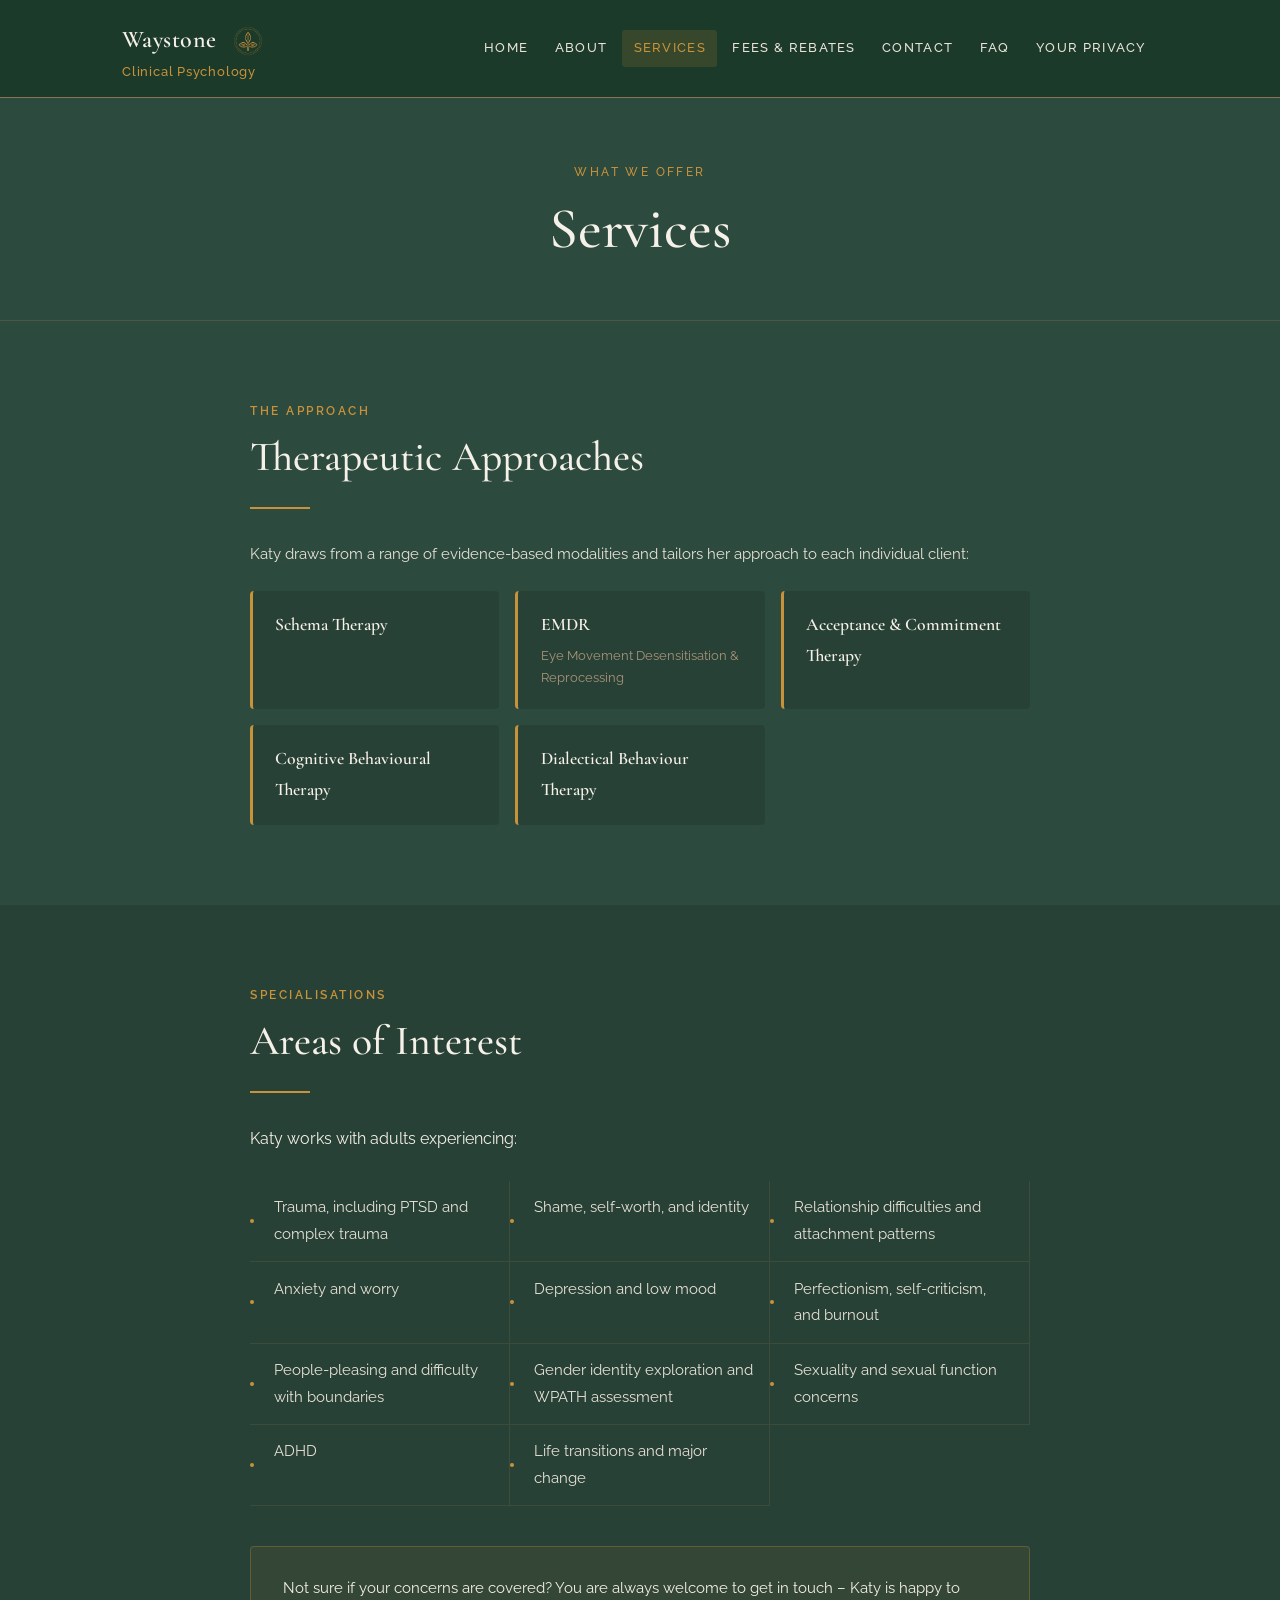
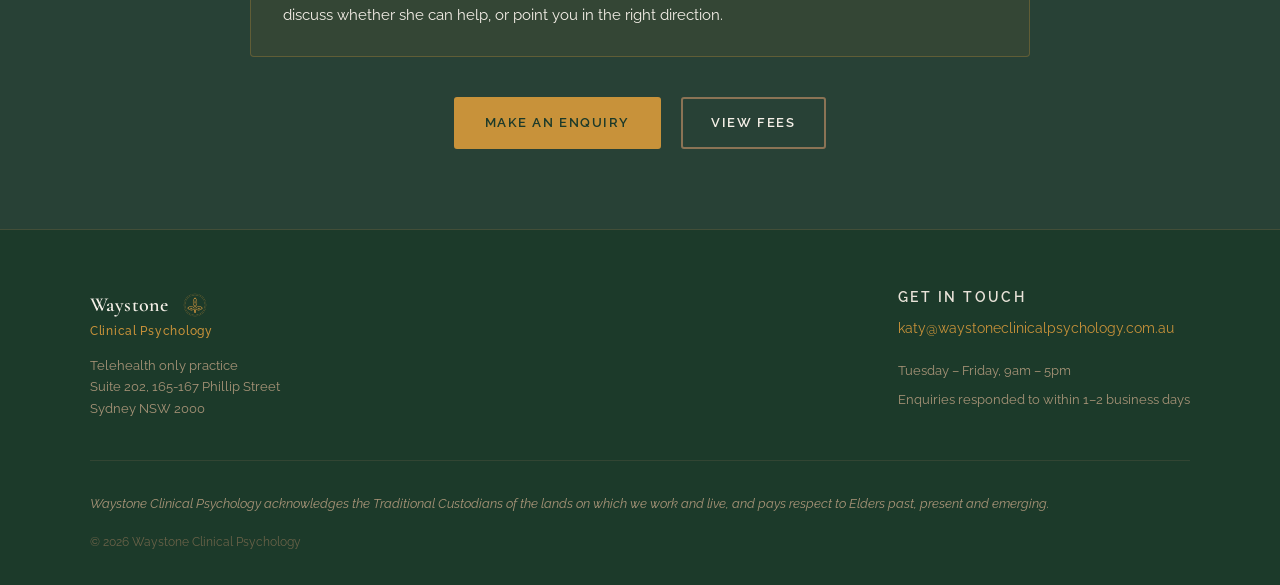
<file: services.html>
<!DOCTYPE html>
<html lang="en">
<head>
  <meta charset="UTF-8">
  <meta name="viewport" content="width=device-width, initial-scale=1.0">
  <meta name="description" content="Katy Faure is a clinical psychologist offering telehealth psychology services for adults across Australia through Waystone Clinical Psychology. Specialising in trauma, EMDR, Schema Therapy, identity, shame, relationships, anxiety, depression, and complex presentations.">
  <meta name="keywords" content="Katy Faure, clinical psychologist, Waystone Clinical Psychology, telehealth psychology Australia, online psychologist Australia, telehealth psychologist, trauma therapy, EMDR therapy, Schema Therapy, IFS therapy, ACT therapy, CBT, DBT, anxiety treatment, depression treatment, trauma treatment, complex trauma, PTSD, shame therapy, identity therapy, relationship therapy, gender affirming psychology, WPATH assessment, sexuality psychology, adult psychology, psychologist telehealth, psychology Medicare rebate, Better Access psychology">
  <title>Services — Waystone Clinical Psychology</title>
  <link rel="icon" type="image/x-icon" href="favicon.ico">
  <link rel="icon" type="image/png" href="waystone-logo.png">
  <link rel="apple-touch-icon" href="waystone-logo.png">
  <link rel="canonical" href="https://waystoneclinicalpsychology.com.au/services.html">
  <link rel="stylesheet" href="style.css">
  <link rel="preconnect" href="https://fonts.googleapis.com">
  <link rel="preconnect" href="https://fonts.gstatic.com" crossorigin>
  <link href="https://fonts.googleapis.com/css2?family=Cormorant+Garamond:ital,wght@0,300;0,400;0,500;0,600;1,300;1,400;1,500&family=Raleway:wght@300;400;500;600&display=swap" rel="stylesheet">
</head>
<body>

  <div id="site-header-placeholder"></div>

  <main>

    <!-- ── Page Header ── -->
    <section class="page-header">
      <div class="container">
        <p class="page-header__label">What we offer</p>
        <h1>Services</h1>
      </div>
    </section>

    <!-- ── Therapeutic Approaches ── -->
    <section class="section">
      <div class="container">
        <div style="max-width:780px;margin:0 auto;">
          <p class="section__label">The approach</p>
          <h2>Therapeutic Approaches</h2>
          <div class="divider"></div>
          <p style="font-size:0.92rem;color:var(--cream-dim);margin-bottom:1.5rem;">Katy draws from a range of evidence-based modalities and tailors her approach to each individual client:</p>

          <div style="display:grid;grid-template-columns:repeat(auto-fit,minmax(200px,1fr));gap:1rem;">
            <div style="padding:1.2rem 1.4rem;background:rgba(0,0,0,0.12);border-radius:4px;border-left:3px solid var(--ochre);">
              <p style="font-family:'Cormorant Garamond',serif;font-size:1.1rem;font-weight:600;margin:0;">Schema Therapy</p>
            </div>
            <div style="padding:1.2rem 1.4rem;background:rgba(0,0,0,0.12);border-radius:4px;border-left:3px solid var(--ochre);">
              <p style="font-family:'Cormorant Garamond',serif;font-size:1.1rem;font-weight:600;margin-bottom:0.25rem;">EMDR</p>
              <p style="font-size:0.8rem;color:var(--stone-light);margin:0;">Eye Movement Desensitisation &amp; Reprocessing</p>
            </div>
            <div style="padding:1.2rem 1.4rem;background:rgba(0,0,0,0.12);border-radius:4px;border-left:3px solid var(--ochre);">
              <p style="font-family:'Cormorant Garamond',serif;font-size:1.1rem;font-weight:600;margin:0;">Acceptance &amp; Commitment Therapy</p>
            </div>
            <div style="padding:1.2rem 1.4rem;background:rgba(0,0,0,0.12);border-radius:4px;border-left:3px solid var(--ochre);">
              <p style="font-family:'Cormorant Garamond',serif;font-size:1.1rem;font-weight:600;margin:0;">Cognitive Behavioural Therapy</p>
            </div>
            <div style="padding:1.2rem 1.4rem;background:rgba(0,0,0,0.12);border-radius:4px;border-left:3px solid var(--ochre);">
              <p style="font-family:'Cormorant Garamond',serif;font-size:1.1rem;font-weight:600;margin:0;">Dialectical Behaviour Therapy</p>
            </div>
          </div>

        </div>
      </div>
    </section>

    <!-- ── Areas of Interest ── -->
    <section class="section section--alt">
      <div class="container">
        <div style="max-width:780px;margin:0 auto;">
          <p class="section__label">Specialisations</p>
          <h2>Areas of Interest</h2>
          <div class="divider"></div>

          <p>Katy works with adults experiencing:</p>

          <ul class="services-list" style="margin:1.75rem 0 2rem;">
            <li>Trauma, including PTSD and complex trauma</li>
            <li>Shame, self-worth, and identity</li>
            <li>Relationship difficulties and attachment patterns</li>
            <li>Anxiety and worry</li>
            <li>Depression and low mood</li>
            <li>Perfectionism, self-criticism, and burnout</li>
            <li>People-pleasing and difficulty with boundaries</li>
            <li>Gender identity exploration and WPATH assessment</li>
            <li>Sexuality and sexual function concerns</li>
            <li>ADHD</li>
            <li>Life transitions and major change</li>
          </ul>

          <div class="callout-box">
            <p style="margin:0;">Not sure if your concerns are covered? You are always welcome to get in touch – Katy is happy to discuss whether she can help, or point you in the right direction.</p>
          </div>

          <div style="margin-top:2.5rem;text-align:center;">
            <a href="contact.html" class="btn btn--primary">Make an Enquiry</a>
            <a href="fees.html"    class="btn btn--outline" style="margin-left:1rem;">View Fees</a>
          </div>
        </div>
      </div>
    </section>

  </main>

  <div id="site-footer-placeholder"></div>

  <script src="nav.js"></script>
</body>
</html>
</file>
<file: style.css>
/* =====================================================
   Waystone Clinical Psychology — Main Stylesheet
   ===================================================== */

@import url('https://fonts.googleapis.com/css2?family=Cormorant+Garamond:ital,wght@0,300;0,400;0,500;0,600;1,300;1,400;1,500&family=Raleway:wght@300;400;500;600&display=swap');

/* ── Reset & Base ── */
*, *::before, *::after {
  box-sizing: border-box;
  margin: 0;
  padding: 0;
}

:root {
  --green:  #2D4A3E;
  --green-dark: #1C3A2A;
  --cream:  #F5F0E8;
  --ochre:  #C8923A;
  --stone:  #8B7355;
  --stone-light: #A89478;
  --cream-dim: #E8E2D8;
}

html {
  scroll-behavior: smooth;
}

body {
  background-color: var(--green);
  color: var(--cream);
  font-family: 'Raleway', sans-serif;
  font-weight: 400;
  font-size: 1rem;
  line-height: 1.75;
  min-height: 100vh;
  display: flex;
  flex-direction: column;
}

img {
  max-width: 100%;
  display: block;
}

a {
  color: var(--ochre);
  text-decoration: none;
  transition: color 0.2s ease, opacity 0.2s ease;
}

a:hover {
  color: var(--cream);
}

/* ── Typography ── */
h1, h2, h3, h4, h5 {
  font-family: 'Cormorant Garamond', serif;
  font-weight: 500;
  line-height: 1.2;
  color: var(--cream);
}

h1 { font-size: clamp(2.2rem, 5vw, 3.6rem); }
h2 { font-size: clamp(1.7rem, 3.5vw, 2.6rem); }
h3 { font-size: clamp(1.3rem, 2.5vw, 1.9rem); }
h4 { font-size: 1.25rem; }

p {
  margin-bottom: 1.2rem;
  color: var(--cream);
}

p:last-child {
  margin-bottom: 0;
}

em {
  font-style: italic;
  color: var(--cream-dim);
}

strong {
  font-weight: 600;
}

/* ── Layout ── */
.container {
  width: 100%;
  max-width: 1100px;
  margin: 0 auto;
  padding: 0 2rem;
}

.container--narrow {
  max-width: 780px;
}

main {
  flex: 1;
}

/* ── Divider ── */
.divider {
  width: 60px;
  height: 2px;
  background-color: var(--ochre);
  margin: 1.5rem 0 2rem;
}

.divider--center {
  margin: 1.5rem auto 2rem;
}

/* ── Header / Nav ── */
.site-header {
  background-color: var(--green-dark);
  border-bottom: 1px solid var(--stone);
  position: sticky;
  top: 0;
  z-index: 100;
}

.header-inner {
  display: flex;
  align-items: center;
  justify-content: space-between;
  padding: 1.1rem 2rem;
  max-width: 1100px;
  margin: 0 auto;
  gap: 1rem;
}

/* Logo */
.logo {
  text-decoration: none;
  display: inline-flex;
  flex-direction: column;
  line-height: 1.2;
}

.logo__top {
  display: flex;
  align-items: center;
  gap: 0.5rem;
}

.logo__wordmark {
  font-family: 'Cormorant Garamond', serif;
  font-size: 1.5rem; /* ~24px */
  font-weight: 600;
  color: var(--cream);
  letter-spacing: 0.02em;
  transition: color 0.2s;
  white-space: nowrap;
}

.logo__img {
  height: 46px;
  width: auto;
  display: block;
  flex-shrink: 0;
  transition: opacity 0.2s;
}

.logo__sub {
  font-family: 'Raleway', sans-serif;
  font-size: 0.82rem; /* ~13px */
  font-weight: 500;
  color: var(--ochre);
  letter-spacing: 0.06em;
  transition: color 0.2s;
}

.logo:hover .logo__img {
  opacity: 0.8;
}

.logo:hover .logo__wordmark {
  color: var(--ochre);
}

.logo:hover .logo__sub {
  color: var(--cream);
}

/* Hero logo (home page) */
.hero__logo {
  height: 110px;
  width: auto;
  display: block;
  margin: 0 auto 2rem;
}

/* Nav */
.site-nav {
  display: flex;
  align-items: center;
  gap: 0.25rem;
}

.site-nav a {
  font-family: 'Raleway', sans-serif;
  font-size: 0.82rem;
  font-weight: 500;
  letter-spacing: 0.1em;
  text-transform: uppercase;
  color: var(--cream-dim);
  padding: 0.45rem 0.7rem;
  border-radius: 3px;
  transition: color 0.2s, background-color 0.2s;
}

.site-nav a:hover,
.site-nav a.active {
  color: var(--cream);
  background-color: rgba(200, 146, 58, 0.15);
}

.site-nav a.active {
  color: var(--ochre);
}

/* Hamburger */
.nav-toggle {
  display: none;
  flex-direction: column;
  gap: 5px;
  background: none;
  border: none;
  cursor: pointer;
  padding: 6px;
  border-radius: 4px;
}

.nav-toggle span {
  display: block;
  width: 24px;
  height: 2px;
  background-color: var(--cream);
  transition: transform 0.3s, opacity 0.3s;
}

.nav-toggle[aria-expanded="true"] span:nth-child(1) {
  transform: translateY(7px) rotate(45deg);
}
.nav-toggle[aria-expanded="true"] span:nth-child(2) {
  opacity: 0;
}
.nav-toggle[aria-expanded="true"] span:nth-child(3) {
  transform: translateY(-7px) rotate(-45deg);
}

/* Mobile nav */
@media (max-width: 820px) {
  .logo__img {
    height: 38px;
  }

  .logo__wordmark {
    font-size: 1.3rem;
  }

  .hero__logo {
    height: 88px;
  }

  .nav-toggle {
    display: flex;
  }

  .site-nav {
    display: none;
    flex-direction: column;
    align-items: flex-start;
    gap: 0;
    position: absolute;
    top: 100%;
    left: 0;
    right: 0;
    background-color: var(--green-dark);
    border-bottom: 1px solid var(--stone);
    padding: 1rem 2rem;
  }

  .site-nav.is-open {
    display: flex;
  }

  .site-nav a {
    width: 100%;
    padding: 0.7rem 0.5rem;
    border-bottom: 1px solid rgba(139, 115, 85, 0.2);
    border-radius: 0;
    font-size: 0.9rem;
  }

  .site-nav a:last-child {
    border-bottom: none;
  }

  .site-header {
    position: relative;
  }
}

/* ── Hero / Page Banner ── */
.hero {
  padding: 6rem 2rem 5rem;
  text-align: center;
  border-bottom: 1px solid rgba(139, 115, 85, 0.3);
}

.hero__eyebrow {
  font-family: 'Raleway', sans-serif;
  font-size: 0.78rem;
  font-weight: 500;
  letter-spacing: 0.2em;
  text-transform: uppercase;
  color: var(--ochre);
  margin-bottom: 1rem;
}

.hero__title {
  margin-bottom: 1.2rem;
}

.hero__tagline {
  font-family: 'Cormorant Garamond', serif;
  font-size: clamp(1.2rem, 2.5vw, 1.55rem);
  font-style: italic;
  color: var(--cream-dim);
  margin-bottom: 2rem;
}

.hero__notice {
  display: inline-block;
  font-size: 0.82rem;
  font-weight: 500;
  letter-spacing: 0.05em;
  color: var(--stone-light);
  background-color: rgba(139, 115, 85, 0.15);
  border: 1px solid rgba(139, 115, 85, 0.35);
  padding: 0.55rem 1.2rem;
  border-radius: 3px;
  margin-top: 0.5rem;
}

/* Page header (for inner pages) */
.page-header {
  padding: 4rem 2rem 3.5rem;
  text-align: center;
  border-bottom: 1px solid rgba(139, 115, 85, 0.3);
}

.page-header__label {
  font-family: 'Raleway', sans-serif;
  font-size: 0.75rem;
  font-weight: 500;
  letter-spacing: 0.2em;
  text-transform: uppercase;
  color: var(--ochre);
  margin-bottom: 0.75rem;
}

/* ── Sections ── */
.section {
  padding: 5rem 2rem;
}

.section--alt {
  background-color: rgba(0, 0, 0, 0.12);
}

.section--tight {
  padding: 3.5rem 2rem;
}

.section__label {
  font-family: 'Raleway', sans-serif;
  font-size: 0.72rem;
  font-weight: 600;
  letter-spacing: 0.22em;
  text-transform: uppercase;
  color: var(--ochre);
  margin-bottom: 0.75rem;
}

/* ── Definition Block (Home) ── */
.definition-block {
  max-width: 720px;
  margin: 0 auto;
  padding: 2.5rem 3rem;
  border-left: 3px solid var(--ochre);
  background-color: rgba(0,0,0,0.12);
  border-radius: 0 4px 4px 0;
}

.definition-block p {
  font-family: 'Cormorant Garamond', serif;
  font-size: clamp(1.05rem, 2vw, 1.25rem);
  font-weight: 400;
  line-height: 1.85;
  color: var(--cream-dim);
}

.definition-block + .definition-block {
  margin-top: 1.5rem;
}

.definition-block--sub {
  border-left-color: var(--stone);
  background-color: rgba(0,0,0,0.08);
}

.definition-block--sub p {
  font-family: 'Cormorant Garamond', serif;
  font-size: clamp(1.05rem, 2vw, 1.25rem);
  font-weight: 400;
  line-height: 1.85;
  color: var(--stone-light);
}

@media (max-width: 600px) {
  .definition-block {
    padding: 1.75rem 1.5rem;
  }
}

/* ── Nav Buttons (Home) ── */
.nav-buttons {
  display: flex;
  flex-wrap: wrap;
  gap: 1rem;
  justify-content: center;
  margin-top: 5rem;
}

/* ── Buttons ── */
.btn {
  display: inline-block;
  font-family: 'Raleway', sans-serif;
  font-size: 0.8rem;
  font-weight: 600;
  letter-spacing: 0.12em;
  text-transform: uppercase;
  padding: 0.8rem 1.8rem;
  border-radius: 3px;
  cursor: pointer;
  transition: background-color 0.2s, color 0.2s, border-color 0.2s, transform 0.15s;
  border: 2px solid transparent;
  text-decoration: none;
}

.btn--primary {
  background-color: var(--ochre);
  color: var(--green-dark);
  border-color: var(--ochre);
}

.btn--primary:hover {
  background-color: transparent;
  color: var(--ochre);
  transform: translateY(-1px);
}

.btn--outline {
  background-color: transparent;
  color: var(--cream);
  border-color: var(--stone);
}

.btn--outline:hover {
  border-color: var(--ochre);
  color: var(--ochre);
  transform: translateY(-1px);
}

/* ── About Page — Two Column ── */
.about-grid {
  display: grid;
  grid-template-columns: 1fr 340px;
  gap: 4rem;
  align-items: start;
  max-width: 1000px;
  margin: 0 auto;
}

.about-grid--reversed {
  grid-template-columns: 340px 1fr;
}

.photo-placeholder {
  background-color: rgba(139, 115, 85, 0.15);
  border: 2px dashed rgba(139, 115, 85, 0.4);
  border-radius: 4px;
  aspect-ratio: 3/4;
  display: flex;
  flex-direction: column;
  align-items: center;
  justify-content: center;
  gap: 0.75rem;
  color: var(--stone-light);
  font-size: 0.8rem;
  font-family: 'Raleway', sans-serif;
  font-weight: 500;
  letter-spacing: 0.06em;
  text-align: center;
  padding: 2rem;
}

.photo-placeholder svg {
  opacity: 0.4;
}

.photo-circle {
  width: 100%;
  max-width: 300px;
  aspect-ratio: 1 / 1;
  border-radius: 50%;
  object-fit: cover;
  object-position: center top;
  display: block;
  margin: 0 auto;
  border: 3px solid rgba(139, 115, 85, 0.35);
}

.qualifications-list {
  list-style: none;
  margin: 1.5rem 0;
}

.qualifications-list li {
  padding: 0.7rem 0;
  border-bottom: 1px solid rgba(139, 115, 85, 0.2);
  padding-left: 1.2rem;
  position: relative;
  font-size: 0.95rem;
  color: var(--cream-dim);
}

.qualifications-list li::before {
  content: '—';
  position: absolute;
  left: 0;
  color: var(--ochre);
}

.qualifications-list li:last-child {
  border-bottom: none;
}

@media (max-width: 820px) {
  .about-grid,
  .about-grid--reversed {
    grid-template-columns: 1fr;
  }

  .about-grid--reversed .photo-placeholder {
    order: -1;
    aspect-ratio: 4/3;
    max-height: 280px;
  }
}

/* ── Services Page ── */
.services-list {
  list-style: none;
  display: grid;
  grid-template-columns: repeat(auto-fill, minmax(260px, 1fr));
  gap: 0;
  margin: 1.5rem 0;
}

.services-list li {
  padding: 0.85rem 1rem 0.85rem 1.5rem;
  border-bottom: 1px solid rgba(139, 115, 85, 0.2);
  border-right: 1px solid rgba(139, 115, 85, 0.2);
  position: relative;
  font-size: 0.95rem;
  color: var(--cream-dim);
}

.services-list li::before {
  content: '';
  position: absolute;
  left: 0;
  top: 50%;
  transform: translateY(-50%);
  width: 4px;
  height: 4px;
  background-color: var(--ochre);
  border-radius: 50%;
}

.callout-box {
  background-color: rgba(200, 146, 58, 0.08);
  border: 1px solid rgba(200, 146, 58, 0.3);
  border-radius: 4px;
  padding: 1.75rem 2rem;
  margin-top: 2.5rem;
  font-size: 0.95rem;
}

/* ── Fees Page ── */
.fees-grid {
  display: grid;
  grid-template-columns: repeat(auto-fit, minmax(280px, 1fr));
  gap: 2rem;
  margin-top: 1rem;
}

.fee-card {
  background-color: rgba(0,0,0,0.15);
  border: 1px solid rgba(139, 115, 85, 0.3);
  border-radius: 6px;
  padding: 2rem 2rem 1.75rem;
}

.fee-card h3 {
  margin-bottom: 0.5rem;
}

.fee-amount {
  font-family: 'Cormorant Garamond', serif;
  font-size: 2.6rem;
  font-weight: 600;
  color: var(--ochre);
  line-height: 1;
  margin: 0.75rem 0 0.25rem;
}

.fee-detail {
  font-size: 0.85rem;
  color: var(--stone-light);
}

.cancellation-table {
  width: 100%;
  border-collapse: collapse;
  margin-top: 1.5rem;
  font-size: 0.92rem;
}

.cancellation-table th,
.cancellation-table td {
  padding: 0.9rem 1.25rem;
  text-align: left;
  border-bottom: 1px solid rgba(139, 115, 85, 0.2);
  color: var(--cream-dim);
}

.cancellation-table th {
  font-family: 'Raleway', sans-serif;
  font-weight: 600;
  font-size: 0.78rem;
  letter-spacing: 0.1em;
  text-transform: uppercase;
  color: var(--stone-light);
  background-color: rgba(0,0,0,0.1);
}

.cancellation-table tr:last-child td {
  border-bottom: none;
}

.cancellation-table td:last-child {
  color: var(--ochre);
  font-weight: 600;
}

@media (max-width: 600px) {
  .cancellation-table th,
  .cancellation-table td {
    padding: 0.75rem 0.75rem;
  }
}

/* ── Contact Page ── */
.contact-grid {
  display: grid;
  grid-template-columns: 1fr 420px;
  gap: 4rem;
  align-items: start;
  max-width: 1000px;
  margin: 0 auto;
}

.form-group {
  margin-bottom: 1.5rem;
}

.form-group label {
  display: block;
  font-size: 0.8rem;
  font-weight: 600;
  letter-spacing: 0.1em;
  text-transform: uppercase;
  color: var(--stone-light);
  margin-bottom: 0.5rem;
}

.form-group input,
.form-group textarea {
  width: 100%;
  background-color: rgba(0,0,0,0.2);
  border: 1px solid rgba(139, 115, 85, 0.4);
  border-radius: 4px;
  color: var(--cream);
  font-family: 'Raleway', sans-serif;
  font-size: 0.95rem;
  padding: 0.85rem 1rem;
  transition: border-color 0.2s;
  outline: none;
}

.form-group input::placeholder,
.form-group textarea::placeholder {
  color: rgba(245, 240, 232, 0.3);
}

.form-group input:focus,
.form-group textarea:focus {
  border-color: var(--ochre);
  background-color: rgba(0,0,0,0.25);
}

.form-group textarea {
  min-height: 150px;
  resize: vertical;
}

.crisis-box {
  background-color: rgba(0,0,0,0.15);
  border: 1px solid rgba(139, 115, 85, 0.3);
  border-radius: 6px;
  padding: 1.75rem 2rem;
}

.crisis-box h3 {
  font-size: 1.1rem;
  margin-bottom: 1rem;
  color: var(--ochre);
}

.crisis-list {
  list-style: none;
}

.crisis-list li {
  padding: 0.55rem 0;
  border-bottom: 1px solid rgba(139, 115, 85, 0.15);
  font-size: 0.9rem;
  color: var(--cream-dim);
  display: flex;
  justify-content: space-between;
  gap: 1rem;
  flex-wrap: wrap;
}

.crisis-list li:last-child {
  border-bottom: none;
}

.crisis-list .service-name {
  font-weight: 500;
}

.crisis-list .service-number {
  color: var(--ochre);
  font-weight: 600;
  font-family: 'Cormorant Garamond', serif;
  font-size: 1rem;
  white-space: nowrap;
}

@media (max-width: 820px) {
  .contact-grid {
    grid-template-columns: 1fr;
  }
}

/* ── FAQ Page ── */
.faq-list {
  max-width: 780px;
  margin: 0 auto;
}

.faq-item {
  border-bottom: 1px solid rgba(139, 115, 85, 0.25);
}

.faq-question {
  width: 100%;
  text-align: left;
  background: none;
  border: none;
  cursor: pointer;
  padding: 1.5rem 0;
  display: flex;
  justify-content: space-between;
  align-items: center;
  gap: 1rem;
  font-family: 'Cormorant Garamond', serif;
  font-size: 1.25rem;
  font-weight: 500;
  color: var(--cream);
  transition: color 0.2s;
}

.faq-question:hover {
  color: var(--ochre);
}

.faq-question[aria-expanded="true"] {
  color: var(--ochre);
}

.faq-icon {
  width: 20px;
  height: 20px;
  flex-shrink: 0;
  position: relative;
  color: var(--ochre);
}

.faq-icon::before,
.faq-icon::after {
  content: '';
  position: absolute;
  background-color: currentColor;
  transition: transform 0.3s, opacity 0.3s;
}

.faq-icon::before {
  width: 14px;
  height: 1.5px;
  top: 50%;
  left: 50%;
  transform: translate(-50%, -50%);
}

.faq-icon::after {
  width: 1.5px;
  height: 14px;
  top: 50%;
  left: 50%;
  transform: translate(-50%, -50%);
}

.faq-question[aria-expanded="true"] .faq-icon::after {
  transform: translate(-50%, -50%) rotate(90deg);
  opacity: 0;
}

.faq-answer {
  overflow: hidden;
  max-height: 0;
  transition: max-height 0.35s ease, padding 0.3s ease;
}

.faq-answer.is-open {
  max-height: 500px;
  padding-bottom: 1.5rem;
}

.faq-answer p {
  font-size: 0.95rem;
  line-height: 1.8;
  color: var(--cream-dim);
}

/* ── Privacy Page ── */
.privacy-content {
  max-width: 780px;
  margin: 0 auto;
}

.privacy-content h3 {
  font-size: 1.3rem;
  color: var(--ochre);
  margin: 2.5rem 0 0.75rem;
}

.privacy-content h3:first-child {
  margin-top: 0;
}

.privacy-content p {
  font-size: 0.95rem;
  color: var(--cream-dim);
  line-height: 1.85;
}

.privacy-meta {
  font-size: 0.82rem;
  color: var(--stone-light);
  font-weight: 500;
  letter-spacing: 0.05em;
  margin-bottom: 2.5rem;
}

.complaints-list {
  list-style: none;
  margin-top: 0.75rem;
}

.complaints-list li {
  padding: 0.5rem 0 0.5rem 1.2rem;
  position: relative;
  font-size: 0.92rem;
  color: var(--cream-dim);
  border-bottom: 1px solid rgba(139, 115, 85, 0.15);
}

.complaints-list li:last-child {
  border-bottom: none;
}

.complaints-list li::before {
  content: '•';
  position: absolute;
  left: 0;
  color: var(--ochre);
}

/* ── Footer ── */
.site-footer {
  background-color: var(--green-dark);
  border-top: 1px solid rgba(139, 115, 85, 0.35);
  padding: 3.5rem 2rem 2rem;
  margin-top: auto;
}

.footer-inner {
  max-width: 1100px;
  margin: 0 auto;
  display: grid;
  grid-template-columns: 1fr auto;
  gap: 3rem;
}

.footer-logo .logo__img {
  height: 38px;
}

.footer-logo .logo__wordmark {
  font-size: 1.25rem;
}

.footer-logo .logo__sub {
  font-size: 0.75rem;
}

.footer-logo p {
  margin-top: 1rem;
  font-size: 0.82rem;
  color: var(--stone-light);
  line-height: 1.65;
}

.footer-heading {
  font-family: 'Raleway', sans-serif;
  font-size: 0.72rem;
  font-weight: 600;
  letter-spacing: 0.18em;
  text-transform: uppercase;
  color: var(--stone-light);
  margin-bottom: 1rem;
}

.footer-links {
  list-style: none;
}

.footer-links li {
  margin-bottom: 0.45rem;
}

.footer-links a {
  font-size: 0.85rem;
  color: var(--cream-dim);
  transition: color 0.2s;
}

.footer-links a:hover {
  color: var(--ochre);
}

.footer-contact p {
  font-size: 0.85rem;
  color: var(--cream-dim);
  margin-bottom: 0.4rem;
}

.footer-contact a {
  font-size: 0.85rem;
  color: var(--ochre);
}

.footer-bottom {
  max-width: 1100px;
  margin: 2.5rem auto 0;
  padding-top: 2rem;
  border-top: 1px solid rgba(139, 115, 85, 0.2);
}

.acknowledgement {
  font-size: 0.82rem;
  color: var(--stone-light);
  line-height: 1.7;
  font-style: italic;
  margin-bottom: 1rem;
}

.copyright {
  font-size: 0.78rem;
  color: rgba(139, 115, 85, 0.7);
}

@media (max-width: 820px) {
  .footer-inner {
    grid-template-columns: 1fr;
    gap: 2.5rem;
  }

  .footer-logo {
    grid-column: 1 / -1;
  }
}

@media (max-width: 540px) {
  .footer-inner {
    grid-template-columns: 1fr;
  }

  .footer-logo {
    grid-column: auto;
  }
}

/* ── Utility ── */
.text-center { text-align: center; }
.mt-1 { margin-top: 1rem; }
.mt-2 { margin-top: 2rem; }
.mt-3 { margin-top: 3rem; }
.mb-0 { margin-bottom: 0; }

/* ── Animations ── */
@keyframes fadeInUp {
  from { opacity: 0; transform: translateY(18px); }
  to   { opacity: 1; transform: translateY(0); }
}

.fade-in {
  animation: fadeInUp 0.7s ease both;
}

.fade-in--delay-1 { animation-delay: 0.15s; }
.fade-in--delay-2 { animation-delay: 0.3s; }
.fade-in--delay-3 { animation-delay: 0.45s; }
</file>
